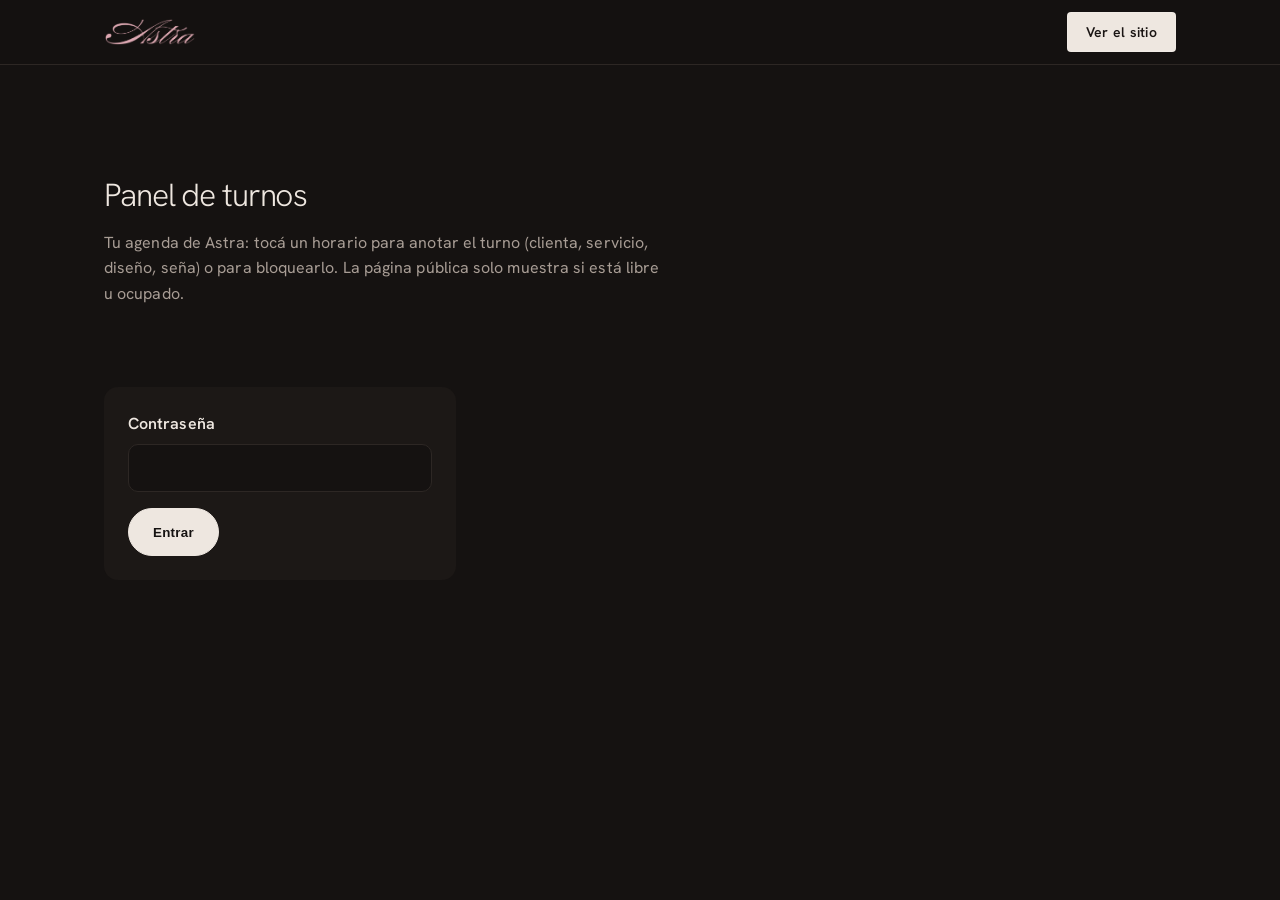
<file: admin.html>
<!doctype html>
<html lang="es-AR">
<head>
  <meta charset="utf-8">
  <meta name="viewport" content="width=device-width, initial-scale=1">
  <title>Panel de turnos | Astra</title>
  <meta name="robots" content="noindex, nofollow">
  <meta name="theme-color" content="#151211">
  <link rel="icon" href="img/favicon.svg" type="image/svg+xml">
  <script src="js/admin-theme.js?v=1"></script>
  <link rel="preconnect" href="https://fonts.googleapis.com">
  <link rel="preconnect" href="https://fonts.gstatic.com" crossorigin>
  <link rel="stylesheet" href="https://fonts.googleapis.com/css2?family=Hanken+Grotesk:wght@300;400;500;600;700;800&display=swap">
  <link rel="stylesheet" href="css/styles.css?v=128">
  <script src="js/agenda.js?v=8" defer></script>
</head>
<body class="admin">
  <header class="site-header">
    <div class="container site-header__inner">
      <a class="brand" href="/" aria-label="Astra, volver al sitio"><span class="logo-mark" aria-hidden="true"></span></a>
      <a class="button button--small button--ghost" href="/">Ver el sitio</a>
    </div>
  </header>

  <main class="section">
    <div class="container admin__inner">
      <div class="section__head">
        <h1 class="admin__title">Panel de turnos</h1>
        <p>Tu agenda de Astra: tocá un horario para anotar el turno (clienta, servicio, diseño, seña) o para bloquearlo. La página pública solo muestra si está libre u ocupado.</p>
      </div>

      <!-- Inicio de sesión -->
      <form class="admin__login" data-login>
        <label for="admin-password">Contraseña</label>
        <input id="admin-password" name="password" type="password" autocomplete="current-password" required>
        <p class="admin__error" data-login-error role="alert" hidden></p>
        <button class="button" type="submit">Entrar</button>
      </form>

      <!-- Pestañas del panel (se muestran después de entrar) -->
      <nav class="admin-tabs" data-admin-tabs aria-label="Secciones del panel" hidden>
        <button type="button" class="admin-tabs__btn" data-tab="agenda" aria-pressed="true">Agenda</button>
        <button type="button" class="admin-tabs__btn" data-tab="proximos" aria-pressed="false">Próximos</button>
        <button type="button" class="admin-tabs__btn" data-tab="clientas" aria-pressed="false">Clientas</button>
        <button type="button" class="admin-tabs__btn" data-tab="resumen" aria-pressed="false">Resumen</button>
        <button type="button" class="admin-tabs__btn" data-tab="precios" aria-pressed="false">Precios</button>
      </nav>

      <!-- Próximos turnos: hoy y los que vienen, con recordatorio por WhatsApp -->
      <section class="admin-panel" data-panel="proximos" hidden>
        <div class="admin-listbar">
          <div class="segmented" role="group" aria-label="Qué turnos ver">
            <button type="button" class="segmented__btn" data-list-mode="next" aria-pressed="true">Desde hoy</button>
            <button type="button" class="segmented__btn" data-list-mode="month" aria-pressed="false">Mes completo</button>
          </div>
          <div class="admin-month" data-list-month hidden>
            <button type="button" class="agenda__nav" data-list-prev aria-label="Mes anterior"><svg viewBox="0 0 24 24" aria-hidden="true"><path d="M15 6l-6 6 6 6"/></svg></button>
            <span data-list-month-label></span>
            <button type="button" class="agenda__nav" data-list-next aria-label="Mes siguiente"><svg viewBox="0 0 24 24" aria-hidden="true"><path d="M9 6l6 6-6 6"/></svg></button>
          </div>
        </div>
        <div class="admin-list" data-upcoming></div>
      </section>

      <!-- Clientas: buscador e historial -->
      <section class="admin-panel" data-panel="clientas" hidden>
        <label class="admin-search"><span class="sr-only">Buscar clienta</span>
          <input type="search" placeholder="Buscar por nombre, teléfono o Instagram" data-client-search autocomplete="off">
        </label>
        <div class="admin-list" data-clients></div>
      </section>

      <!-- Resumen del mes -->
      <section class="admin-panel" data-panel="resumen" hidden>
        <div data-summary></div>
        <button type="button" class="button button--ghost admin__export" data-export>Descargar copia de seguridad (planilla)</button>
      </section>

      <!-- Precios que se ven en la página (tarjetas de Servicios → Ver precios) -->
      <section class="admin-panel" data-panel="precios" hidden>
        <p class="admin-prices__intro">Cambiá los montos y tocá <strong>Guardar precios</strong>: la página se actualiza al instante. Para que un diseño figure como <em>Gratis</em>, poné 0.</p>
        <form class="admin-prices" data-prices-form novalidate></form>
      </section>

      <!-- Agenda editable (se muestra después de entrar) -->
      <div class="agenda" data-agenda data-agenda-mode="admin" hidden>
        <!-- Widget de agenda (vidrio esmerilado): lo completa js/agenda.js -->
        <div class="agenda__layout">
          <div class="agenda__top">
            <div class="segmented" role="group" aria-label="Ver la agenda por">
              <button type="button" class="segmented__btn" data-agenda-view="week" aria-pressed="false">Semana</button>
              <button type="button" class="segmented__btn" data-agenda-view="month" aria-pressed="true">Mes</button>
            </div>
          </div>
          <div class="almanac__head">
            <p class="almanac__month" data-agenda-week aria-live="polite">Cargando…</p>
            <div class="almanac__arrows">
              <button class="agenda__nav" type="button" data-agenda-prev aria-label="Anterior" disabled>
                <svg viewBox="0 0 24 24" aria-hidden="true"><path d="M15 6l-6 6 6 6"/></svg>
              </button>
              <button class="agenda__nav" type="button" data-agenda-next aria-label="Siguiente" disabled>
                <svg viewBox="0 0 24 24" aria-hidden="true"><path d="M9 6l6 6-6 6"/></svg>
              </button>
            </div>
          </div>
          <div class="almanac__weekdays" aria-hidden="true"><span>L</span><span>M</span><span>M</span><span>J</span><span>V</span><span>S</span><span>D</span></div>
          <div class="almanac__grid" data-agenda-grid></div>
          <!-- Horarios del día elegido -->
          <div class="agenda__detail" data-agenda-detail aria-live="polite"></div>
        </div>

        <div class="agenda__message" data-agenda-message hidden>
          <p data-agenda-message-text></p>
        </div>
        <ul class="agenda__legend" role="list" aria-label="Referencias">
          <li><span class="slot slot--free slot--sample" aria-hidden="true">9:00</span> Libre (tocá para anotar un turno)</li>
          <li><span class="slot slot--busy slot--sample" aria-hidden="true">9:00</span> Ocupado (tocá para ver o editar la ficha)</li>
          <li><span class="slot slot--off slot--sample" aria-hidden="true">9:00</span> No trabajo (tocá para volver a habilitarlo)</li>
        </ul>

        <!-- Días libres: vacaciones, cursos o días que no trabaja (en la página figuran sin atención) -->
        <section class="admin-off" aria-labelledby="off-title">
          <h2 id="off-title" class="admin-day">Días que no trabajo</h2>
          <p class="admin-off__help">Para vacaciones, cursos o días libres: elegí desde qué día y hasta cuál. En la página van a figurar sin atención.</p>
          <form class="admin-off__form" data-off-form>
            <label>Desde <input type="date" name="from" required></label>
            <label>Hasta <input type="date" name="to" required></label>
            <button type="submit" class="button">Marcar como no trabajo</button>
          </form>
          <p class="admin__error" data-off-error role="alert" hidden></p>
          <ul class="admin-off__list" data-off-list role="list"></ul>
        </section>
      </div>

      <div class="admin__foot" data-admin-foot hidden>
        <p class="admin__status" data-agenda-status role="status" aria-live="polite"></p>
        <button class="button button--ghost admin__logout" type="button" data-logout>Cerrar sesión</button>
      </div>
    </div>
  </main>
  <!-- Ficha del turno -->
  <dialog class="booking" data-booking aria-labelledby="booking-title">
    <form class="booking__form" data-booking-form method="dialog">
      <header class="booking__head">
        <div>
          <h2 id="booking-title" class="booking__title" data-booking-title>Turno</h2>
          <p class="booking__when" data-booking-when></p>
        </div>
        <button type="button" class="booking__close" data-booking-close aria-label="Cerrar">✕</button>
      </header>

      <div class="booking__grid">
        <!-- al escribir, se buscan las clientas ya cargadas para elegirlas (y no duplicarlas) -->
        <div class="booking__field booking__field--wide booking__combo">
          <label for="booking-name">Clienta</label>
          <input id="booking-name" name="name" maxlength="80" autocomplete="off" placeholder="Escribí el nombre, teléfono o Instagram"
                 role="combobox" aria-autocomplete="list" aria-expanded="false" aria-controls="booking-suggest">
          <ul class="booking__suggest" id="booking-suggest" role="listbox" data-client-suggest hidden></ul>
        </div>
        <label class="booking__field">WhatsApp
          <input name="phone" type="tel" maxlength="30" inputmode="tel" placeholder="221 555 1234">
        </label>
        <label class="booking__field">Instagram
          <input name="instagram" maxlength="40" placeholder="@usuaria" autocapitalize="off">
        </label>
        <label class="booking__field">Servicio
          <select name="service">
            <option value="">Elegir…</option>
            <option>Semipermanente</option>
            <option>Capping</option>
            <option>Soft gel</option>
            <option>Press on</option>
            <option>Service / mantenimiento</option>
            <option>Retiro</option>
            <option>Otro</option>
          </select>
        </label>
        <label class="booking__field">Precio ($)
          <input name="price" type="number" min="0" step="500" inputmode="numeric" placeholder="0">
        </label>
        <label class="booking__field booking__field--wide">Diseño y especificaciones
          <textarea name="design" rows="3" maxlength="1000" placeholder="Largo, forma, colores, foto de referencia, apliques…"></textarea>
        </label>
        <label class="booking__field booking__field--wide">Notas privadas
          <textarea name="notes" rows="2" maxlength="1000" placeholder="Alergias, uñas sensibles, preferencias…"></textarea>
        </label>
        <label class="booking__check"><input type="checkbox" name="deposit"> Seña pagada ($10.000)</label>
        <fieldset class="booking__status">
          <legend>Estado</legend>
          <label><input type="radio" name="status" value="pendiente" checked> Pendiente</label>
          <label><input type="radio" name="status" value="confirmado"> Confirmado</label>
          <label><input type="radio" name="status" value="asistio"> Vino</label>
          <label><input type="radio" name="status" value="no-vino"> No vino</label>
        </fieldset>
      </div>

      <p class="booking__history" data-booking-history hidden></p>
      <p class="admin__error" data-booking-error role="alert" hidden></p>

      <footer class="booking__actions">
        <button type="submit" class="button" data-booking-save>Guardar turno</button>
        <a class="button button--ghost" data-booking-whatsapp target="_blank" rel="noopener" hidden>Recordatorio por WhatsApp</a>
        <button type="button" class="button button--ghost" data-booking-block>No trabajo en este horario</button>
        <button type="button" class="button button--ghost booking__danger" data-booking-free hidden>Liberar horario</button>
      </footer>
    </form>
  </dialog>


  <script src="js/admin.js?v=10"></script>
</body>
</html>
</file>
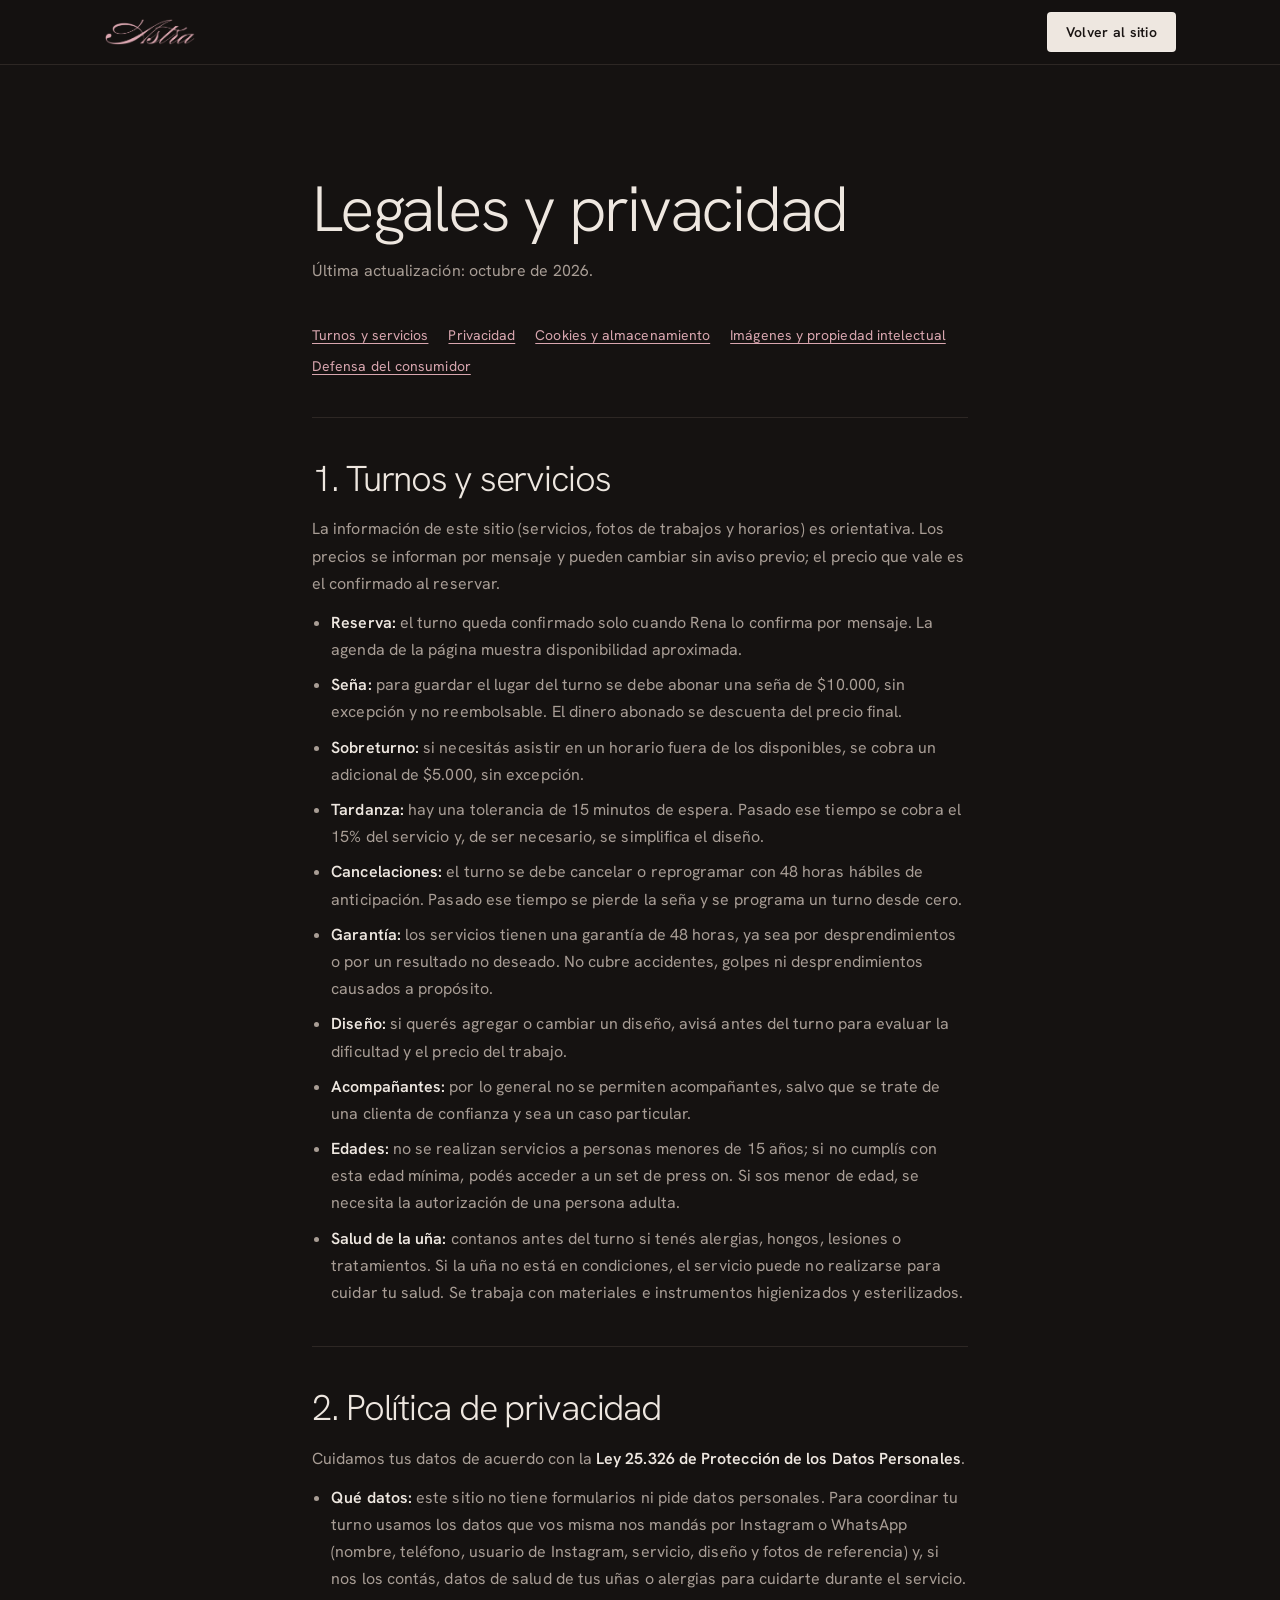
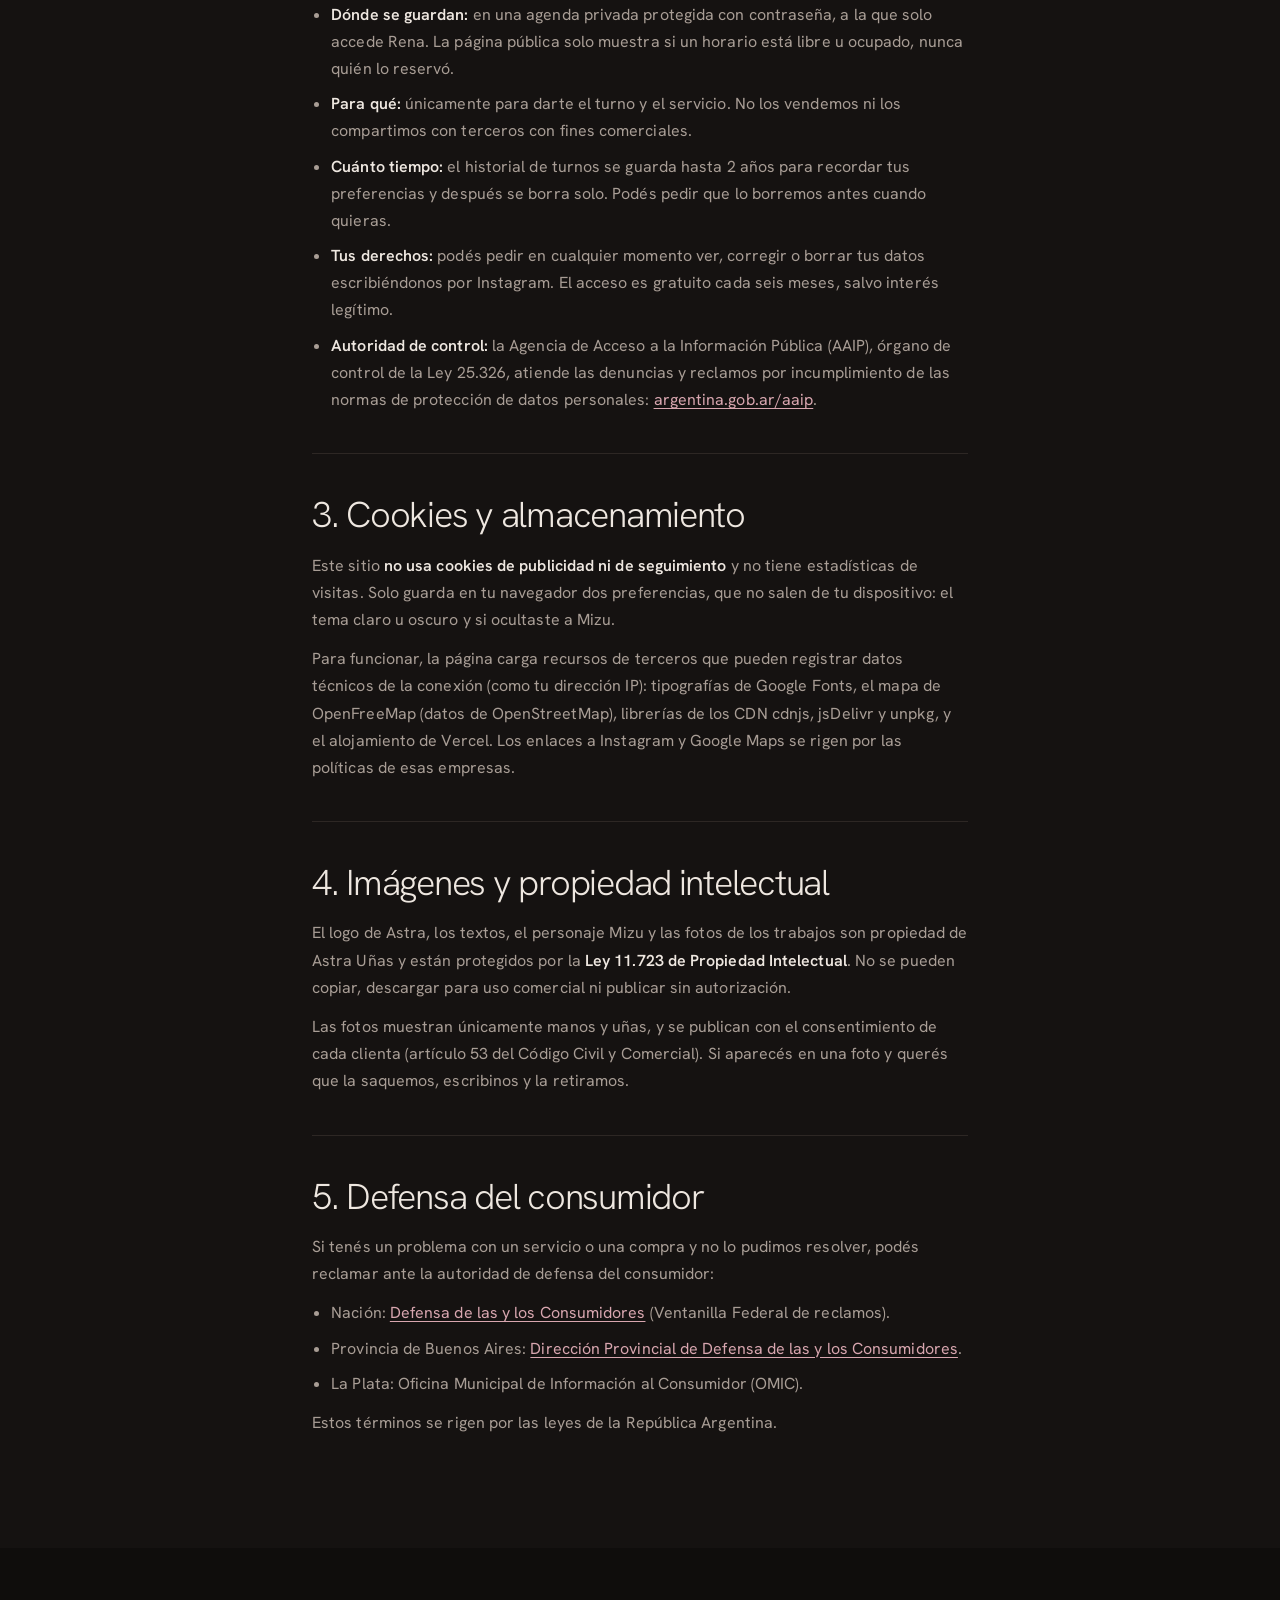
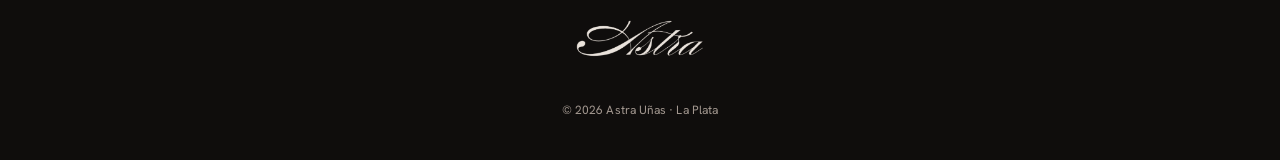
<file: legal.html>
<!doctype html>
<html lang="es-AR">
<head>
  <meta charset="utf-8">
  <meta name="viewport" content="width=device-width, initial-scale=1">
  <title>Legales y privacidad | Astra Uñas</title>
  <meta name="description" content="Términos de los turnos, política de privacidad, uso de imágenes, cookies y derechos del consumidor de Astra Uñas, La Plata.">
  <link rel="canonical" href="https://astra-unias.vercel.app/legal">
  <meta name="theme-color" content="#F8F4EF">
  <link rel="icon" href="img/favicon.svg" type="image/svg+xml">
  <script src="js/theme-init.js?v=2"></script>
  <link rel="preconnect" href="https://fonts.googleapis.com">
  <link rel="preconnect" href="https://fonts.gstatic.com" crossorigin>
  <link rel="stylesheet" href="https://fonts.googleapis.com/css2?family=Hanken+Grotesk:wght@300;400;500;600;700;800&display=swap">
  <link rel="stylesheet" href="css/styles.css?v=128">
</head>
<body class="legal-page">
  <header class="site-header">
    <div class="container site-header__inner">
      <a class="brand" href="/" aria-label="Astra, volver al sitio"><span class="logo-mark" aria-hidden="true"></span></a>
      <a class="button button--small button--ghost" href="/">Volver al sitio</a>
    </div>
  </header>

  <!-- Términos de turnos tomados de las condiciones publicadas en Instagram (octubre de 2026).
       Este texto es un modelo general: conviene que lo revise un/a abogado/a o contador/a. -->
  <main class="section legal">
    <div class="container legal__inner">
      <div class="section__head">
        <h1>Legales y privacidad</h1>
        <p>Última actualización: octubre de 2026.</p>
      </div>

      <nav class="legal__index" aria-label="Contenido">
        <a href="#turnos">Turnos y servicios</a>
        <a href="#privacidad">Privacidad</a>
        <a href="#cookies">Cookies y almacenamiento</a>
        <a href="#imagenes">Imágenes y propiedad intelectual</a>
        <a href="#consumidor">Defensa del consumidor</a>
      </nav>

      <section id="turnos">
        <h2>1. Turnos y servicios</h2>
        <p>La información de este sitio (servicios, fotos de trabajos y horarios) es orientativa. Los precios se informan por mensaje y pueden cambiar sin aviso previo; el precio que vale es el confirmado al reservar.</p>
        <ul>
          <li><strong>Reserva:</strong> el turno queda confirmado solo cuando Rena lo confirma por mensaje. La agenda de la página muestra disponibilidad aproximada.</li>
          <li><strong>Seña:</strong> para guardar el lugar del turno se debe abonar una seña de $10.000, sin excepción y no reembolsable. El dinero abonado se descuenta del precio final.</li>
          <li><strong>Sobreturno:</strong> si necesitás asistir en un horario fuera de los disponibles, se cobra un adicional de $5.000, sin excepción.</li>
          <li><strong>Tardanza:</strong> hay una tolerancia de 15 minutos de espera. Pasado ese tiempo se cobra el 15% del servicio y, de ser necesario, se simplifica el diseño.</li>
          <li><strong>Cancelaciones:</strong> el turno se debe cancelar o reprogramar con 48 horas hábiles de anticipación. Pasado ese tiempo se pierde la seña y se programa un turno desde cero.</li>
          <li><strong>Garantía:</strong> los servicios tienen una garantía de 48 horas, ya sea por desprendimientos o por un resultado no deseado. No cubre accidentes, golpes ni desprendimientos causados a propósito.</li>
          <li><strong>Diseño:</strong> si querés agregar o cambiar un diseño, avisá antes del turno para evaluar la dificultad y el precio del trabajo.</li>
          <li><strong>Acompañantes:</strong> por lo general no se permiten acompañantes, salvo que se trate de una clienta de confianza y sea un caso particular.</li>
          <li><strong>Edades:</strong> no se realizan servicios a personas menores de 15 años; si no cumplís con esta edad mínima, podés acceder a un set de press on. Si sos menor de edad, se necesita la autorización de una persona adulta.</li>
          <li><strong>Salud de la uña:</strong> contanos antes del turno si tenés alergias, hongos, lesiones o tratamientos. Si la uña no está en condiciones, el servicio puede no realizarse para cuidar tu salud. Se trabaja con materiales e instrumentos higienizados y esterilizados.</li>
        </ul>
      </section>

      <section id="privacidad">
        <h2>2. Política de privacidad</h2>
        <p>Cuidamos tus datos de acuerdo con la <strong>Ley 25.326 de Protección de los Datos Personales</strong>.</p>
        <ul>
          <li><strong>Qué datos:</strong> este sitio no tiene formularios ni pide datos personales. Para coordinar tu turno usamos los datos que vos misma nos mandás por Instagram o WhatsApp (nombre, teléfono, usuario de Instagram, servicio, diseño y fotos de referencia) y, si nos los contás, datos de salud de tus uñas o alergias para cuidarte durante el servicio.</li>
          <li><strong>Dónde se guardan:</strong> en una agenda privada protegida con contraseña, a la que solo accede Rena. La página pública solo muestra si un horario está libre u ocupado, nunca quién lo reservó.</li>
          <li><strong>Para qué:</strong> únicamente para darte el turno y el servicio. No los vendemos ni los compartimos con terceros con fines comerciales.</li>
          <li><strong>Cuánto tiempo:</strong> el historial de turnos se guarda hasta 2 años para recordar tus preferencias y después se borra solo. Podés pedir que lo borremos antes cuando quieras.</li>
          <li><strong>Tus derechos:</strong> podés pedir en cualquier momento ver, corregir o borrar tus datos escribiéndonos por Instagram. El acceso es gratuito cada seis meses, salvo interés legítimo.</li>
          <li><strong>Autoridad de control:</strong> la Agencia de Acceso a la Información Pública (AAIP), órgano de control de la Ley 25.326, atiende las denuncias y reclamos por incumplimiento de las normas de protección de datos personales: <a href="https://www.argentina.gob.ar/aaip" target="_blank" rel="noopener">argentina.gob.ar/aaip</a>.</li>
        </ul>
      </section>

      <section id="cookies">
        <h2>3. Cookies y almacenamiento</h2>
        <p>Este sitio <strong>no usa cookies de publicidad ni de seguimiento</strong> y no tiene estadísticas de visitas. Solo guarda en tu navegador dos preferencias, que no salen de tu dispositivo: el tema claro u oscuro y si ocultaste a Mizu.</p>
        <p>Para funcionar, la página carga recursos de terceros que pueden registrar datos técnicos de la conexión (como tu dirección IP): tipografías de Google Fonts, el mapa de OpenFreeMap (datos de OpenStreetMap), librerías de los CDN cdnjs, jsDelivr y unpkg, y el alojamiento de Vercel. Los enlaces a Instagram y Google Maps se rigen por las políticas de esas empresas.</p>
      </section>

      <section id="imagenes">
        <h2>4. Imágenes y propiedad intelectual</h2>
        <p>El logo de Astra, los textos, el personaje Mizu y las fotos de los trabajos son propiedad de Astra Uñas y están protegidos por la <strong>Ley 11.723 de Propiedad Intelectual</strong>. No se pueden copiar, descargar para uso comercial ni publicar sin autorización.</p>
        <p>Las fotos muestran únicamente manos y uñas, y se publican con el consentimiento de cada clienta (artículo 53 del Código Civil y Comercial). Si aparecés en una foto y querés que la saquemos, escribinos y la retiramos.</p>
      </section>

      <section id="consumidor">
        <h2>5. Defensa del consumidor</h2>
        <p>Si tenés un problema con un servicio o una compra y no lo pudimos resolver, podés reclamar ante la autoridad de defensa del consumidor:</p>
        <ul>
          <li>Nación: <a href="https://www.argentina.gob.ar/produccion/defensadelconsumidor" target="_blank" rel="noopener">Defensa de las y los Consumidores</a> (Ventanilla Federal de reclamos).</li>
          <li>Provincia de Buenos Aires: <a href="https://www.gba.gob.ar/produccion/defensa_del_consumidor" target="_blank" rel="noopener">Dirección Provincial de Defensa de las y los Consumidores</a>.</li>
          <li>La Plata: Oficina Municipal de Información al Consumidor (OMIC).</li>
        </ul>
        <p>Estos términos se rigen por las leyes de la República Argentina.</p>
      </section>
    </div>
  </main>

  <footer class="site-footer">
    <div class="container site-footer__inner">
      <a class="brand brand--footer" href="/" aria-label="Astra, volver al sitio"><span class="logo-mark" aria-hidden="true"></span></a>
      <p class="site-footer__legal">© 2026 Astra Uñas · La Plata</p>
    </div>
  </footer>
</body>
</html>
</file>
<file: css/styles.css>
/* ==========================================================================
   Astra Uñas — estilos (mobile-first)
   ========================================================================== */

/* Young Serif con medidas corregidas: la tipografía original reserva mucho más
   espacio arriba (104,6 %) que abajo (36,6 %), y cada navegador lo interpreta distinto,
   así que el texto quedaba corrido dentro de los globos. Con estos valores la altura
   de las mayúsculas queda centrada en la línea en cualquier navegador moderno.
   Mismos archivos que sirve Google Fonts. */
@font-face {
  font-family: "Young Serif Astra";
  src: url(https://fonts.gstatic.com/s/youngserif/v2/3qTpojO2nS2VtkB3KtkQZ1t93kY.woff2) format("woff2");
  font-weight: 400;
  font-style: normal;
  font-display: swap;
  ascent-override: 108.1%;
  descent-override: 33.1%;
  line-gap-override: 0%;
  unicode-range: U+0000-00FF, U+0131, U+0152-0153, U+02BB-02BC, U+02C6, U+02DA, U+02DC, U+0304, U+0308, U+0329, U+2000-206F, U+20AC, U+2122, U+2191, U+2193, U+2212, U+2215, U+FEFF, U+FFFD;
}
@font-face {
  font-family: "Young Serif Astra";
  src: url(https://fonts.gstatic.com/s/youngserif/v2/3qTpojO2nS2VtkB3KtkQZ1tz3kYoaQ.woff2) format("woff2");
  font-weight: 400;
  font-style: normal;
  font-display: swap;
  ascent-override: 108.1%;
  descent-override: 33.1%;
  line-gap-override: 0%;
  unicode-range: U+0100-02BA, U+02BD-02C5, U+02C7-02CC, U+02CE-02D7, U+02DD-02FF, U+0304, U+0308, U+0329, U+1D00-1DBF, U+1E00-1E9F, U+1EF2-1EFF, U+2020, U+20A0-20AB, U+20AD-20C0, U+2113, U+2C60-2C7F, U+A720-A7FF;
}

:root {
  /* Paleta */
  --color-bg: #FFF7F9;        /* blanco rosado */
  --color-blush: #FCE8EE;     /* rosa pastel, fondos de sección */
  --color-petal: #F4C6D4;     /* rosa del logo */
  --color-rose: #B03F66;      /* acento: botones y links */
  --color-rose-dark: #8E2E50;
  --color-ink: #3B2330;       /* texto principal, ciruela */
  --color-ink-soft: #6B4E5C;  /* texto secundario */
  --color-line: #EBCFD8;
  --color-on-rose: #FFFFFF;   /* texto sobre botones */
  --color-logo: #E2558D;      /* rosa del logo de Astra */
  --color-logo-on-photo: #FF8DB8; /* logo sobre la foto del inicio (igual en ambos temas) */
  --color-petal-strong: #EFB5C6;
  /* Vidrio esmerilado y globos estilo widget */
  --glass-bg: rgb(255 255 255 / 0.4);
  --glass-border: rgb(255 255 255 / 0.65);
  --glass-highlight: rgb(255 255 255 / 0.6);
  --pill-bg: rgb(255 255 255 / 0.92);
  --pill-fg: #2A1A22;
  /* Globos de títulos: degradé rosa (igual en ambos temas) para que se despeguen del fondo */
  --pill-gradient: linear-gradient(135deg, #FFE6EF 0%, #FBC3D5 45%, #F29BBB 100%);
  /* Cinemática de apertura: crema cálido con rosa y amarillo pastel */
  --intro-center: #FFF8F0;
  --intro-edge: #F6D9E3;
  --intro-halo: rgb(255 226 170 / 0.6);
  --intro-logo-a: #D94C86;
  --intro-logo-b: #F28DB2;
  --intro-sparkle: #F2C266;
  --mist-1: rgb(247 168 196 / 0.9);
  --mist-2: rgb(255 227 163 / 0.9);
  --mist-3: rgb(250 205 222 / 0.9);
  --pill-ring: rgb(255 255 255 / 0.38);
  --color-card: rgb(255 255 255 / 0.82);  /* tarjeta de "Hola, soy Rena" */
  --color-card-border: rgb(255 255 255 / 0.9);
  --color-section: rgb(255 255 255 / 0.42);    /* secciones alternadas */
  /* Fondo de la página: degradé pastel "Dreamy Pastel Wash" (cielo, rosa y crema) */
  --page-wash: radial-gradient(ellipse 60% 45% at 88% 8%, rgb(244 167 192 / 0.28), transparent 70%),
    linear-gradient(150deg, #E2EDF8 0%, #C6DBEF 33%, #F5D6E3 67%, #FAF0E6 100%);
  --page-grain-opacity: 0.1;
  --color-model-a: #FCE3EB;    /* fondo de los modelos 3D */
  --color-model-b: #EEB4C7;
  --color-header: rgb(255 247 249 / 0.85);
  --color-header-glass: rgb(255 247 249 / 0.62);
  --color-footer-bg: #3B2330;
  --color-footer-fg: #F6E4EA;
  --color-footer-muted: #CDB3BE;
  --color-footer-accent: #F4C6D4; /* el footer es oscuro en ambos temas */
  --color-carousel-btn: rgb(28 18 23 / 0.72); /* flechas del carrusel, sobre fotos */
  /* Mapa maqueta: blanco con calles rosas en tema claro, rosa en tema oscuro */
  --color-map-ground: #FFFFFF;
  --color-map-label: #8E2E50;
  /* Hero sobre foto: iguales en ambos temas */
  --color-hero-fg: #FFF7F9;
  --color-hero-fg-soft: #F6E4EA;
  --color-hero-accent: #F4C6D4;
  --color-hero-ink: #3B2330;
  --color-hero-hover: rgb(255 247 249 / 0.14);
  --color-hero-scrim-top: rgb(28 18 23 / 0.35);
  --color-hero-scrim-bottom: rgb(28 18 23 / 0.62);

  /* Tipografía */
  --font-script: "Pinyon Script", cursive;
  --font-display: "Young Serif Astra", "Young Serif", Georgia, serif;
  --font-body: "Figtree", system-ui, -apple-system, "Segoe UI", sans-serif;

  --step--1: 0.875rem;
  --step-0: 1rem;
  --step-1: 1.125rem;
  --step-2: clamp(1.5rem, 1.2rem + 1.4vw, 2rem);
  --step-3: clamp(2rem, 1.4rem + 3vw, 3.25rem);

  /* Espaciado */
  --space-xs: 0.5rem;
  --space-s: 1rem;
  --space-m: 1.5rem;
  --space-l: 2.5rem;
  --space-xl: clamp(4rem, 3rem + 5vw, 7rem);

  --radius: 6px;
  --container: 72rem;
  --gutter: clamp(1rem, 0.5rem + 2.5vw, 2.5rem);
  --header-h: 4rem;
  --icon-stroke: 2.4; /* todos los íconos: trazo grueso y redondeado ("chunky") */
  color-scheme: light;
}

/* Tema oscuro: sigue al sistema salvo que la persona elija uno con el botón */
@media (prefers-color-scheme: dark) {
  :root:not([data-theme="light"]) {
    --color-bg: #1C1217;
    --color-blush: #26181F;
    --color-petal: #4E2A3A;
    --color-rose: #F08FB0;
    --color-rose-dark: #F6B3C9;
    --color-ink: #F6E4EA;
    --color-ink-soft: #CDB3BE;
    --color-line: #3D2A33;
    --color-on-rose: #2A1520;
    --color-logo: #F78FB8;
    --color-petal-strong: #633649;
    --color-map-ground: #FBE4EB;
    --glass-bg: rgb(255 255 255 / 0.07);
    --glass-border: rgb(255 255 255 / 0.13);
    --glass-highlight: rgb(255 255 255 / 0.1);
    --pill-bg: #FFFFFF;
    --pill-fg: #2A1A22;
    --pill-ring: rgb(255 255 255 / 0.1);
    --intro-center: #2B1A22;
    --intro-edge: #120C10;
    --intro-halo: rgb(247 143 184 / 0.35);
    --intro-logo-a: #F78FB8;
    --intro-logo-b: #FFD3A8;
    --intro-sparkle: #FFE3A3;
    --mist-1: rgb(240 98 146 / 0.45);
    --mist-2: rgb(255 214 150 / 0.35);
    --mist-3: rgb(176 63 102 / 0.5);
    --color-card: rgb(24 16 21 / 0.92);
    --color-card-border: rgb(255 255 255 / 0.06);
    --color-section: rgb(255 255 255 / 0.035);
    --page-wash: radial-gradient(ellipse 60% 45% at 88% 8%, rgb(240 143 176 / 0.12), transparent 70%),
      linear-gradient(150deg, #161722 0%, #18202F 33%, #28171F 67%, #1F1716 100%);
    --page-grain-opacity: 0.16;
    --color-model-a: #1C1217;
    --color-model-b: #26181F;
    --color-header: rgb(28 18 23 / 0.85);
    --color-header-glass: rgb(28 18 23 / 0.55);
    --color-footer-bg: #130C10;
    color-scheme: dark;
  }
}
:root[data-theme="dark"] {
  --color-bg: #1C1217;
  --color-blush: #26181F;
  --color-petal: #4E2A3A;
  --color-rose: #F08FB0;
  --color-rose-dark: #F6B3C9;
  --color-ink: #F6E4EA;
  --color-ink-soft: #CDB3BE;
  --color-line: #3D2A33;
  --color-on-rose: #2A1520;
  --color-logo: #F78FB8;
  --color-petal-strong: #633649;
  --color-map-ground: #FBE4EB;
  --glass-bg: rgb(255 255 255 / 0.07);
  --glass-border: rgb(255 255 255 / 0.13);
  --glass-highlight: rgb(255 255 255 / 0.1);
  --pill-bg: #FFFFFF;
  --pill-fg: #2A1A22;
  --pill-ring: rgb(255 255 255 / 0.1);
  --intro-center: #2B1A22;
  --intro-edge: #120C10;
  --intro-halo: rgb(247 143 184 / 0.35);
  --intro-logo-a: #F78FB8;
  --intro-logo-b: #FFD3A8;
  --intro-sparkle: #FFE3A3;
  --mist-1: rgb(240 98 146 / 0.45);
  --mist-2: rgb(255 214 150 / 0.35);
  --mist-3: rgb(176 63 102 / 0.5);
  --color-card: rgb(24 16 21 / 0.92);
  --color-card-border: rgb(255 255 255 / 0.06);
  --color-section: rgb(255 255 255 / 0.035);
  --page-wash: radial-gradient(ellipse 60% 45% at 88% 8%, rgb(240 143 176 / 0.12), transparent 70%),
    linear-gradient(150deg, #161722 0%, #18202F 33%, #28171F 67%, #1F1716 100%);
  --page-grain-opacity: 0.16;
  --color-model-a: #1C1217;
  --color-model-b: #26181F;
  --color-header: rgb(28 18 23 / 0.85);
  --color-header-glass: rgb(28 18 23 / 0.55);
  --color-footer-bg: #130C10;
  color-scheme: dark;
}

/* Base
   ------------------------------------------------------------------------ */
*, *::before, *::after { box-sizing: border-box; }

html {
  -webkit-text-size-adjust: 100%;
  scroll-behavior: smooth;
  scroll-padding-top: calc(var(--header-h) + 1rem);
}

body {
  margin: 0;
  background: var(--color-bg);
  color: var(--color-ink);
  font-family: var(--font-body);
  font-size: var(--step-0);
  line-height: 1.6;
  overflow-x: clip;
}

/* Degradé fijo detrás de toda la página, con un grano suave tipo película.
   Va en una capa fija (y no con background-attachment) para que funcione igual en iPhone. */
body::before {
  content: "";
  position: fixed;
  inset: 0;
  z-index: -1;
  background: var(--page-wash);
  pointer-events: none;
}
body::after {
  content: "";
  position: fixed;
  inset: 0;
  z-index: -1;
  background-image: url("data:image/svg+xml,%3Csvg xmlns='http://www.w3.org/2000/svg' width='140' height='140'%3E%3Cfilter id='n'%3E%3CfeTurbulence type='fractalNoise' baseFrequency='0.9' numOctaves='2' stitchTiles='stitch'/%3E%3C/filter%3E%3Crect width='100%25' height='100%25' filter='url(%23n)'/%3E%3C/svg%3E");
  background-size: 140px 140px;
  opacity: var(--page-grain-opacity);
  mix-blend-mode: overlay;
  pointer-events: none;
}

h1, h2, h3 {
  font-family: var(--font-display);
  font-weight: 400;
  line-height: 1.15;
  margin: 0;
  text-wrap: balance;
}

p { margin: 0; text-wrap: pretty; }

[hidden] { display: none !important; }

img { display: block; max-width: 100%; height: auto; }

a { color: var(--color-rose); text-underline-offset: 0.2em; }
a:hover { color: var(--color-rose-dark); }

:focus-visible {
  outline: 2px solid var(--color-rose);
  outline-offset: 3px;
  border-radius: 2px;
}

ul[role="list"], ol { list-style: none; margin: 0; padding: 0; }

.container {
  width: 100%;
  max-width: var(--container);
  margin-inline: auto;
  padding-inline: var(--gutter);
}

.skip-link {
  position: absolute;
  left: var(--space-s);
  top: -3rem;
  z-index: 100;
  padding: var(--space-xs) var(--space-s);
  background: var(--color-footer-bg);
  color: var(--color-footer-fg);
  border-radius: var(--radius);
}
.skip-link:focus { top: var(--space-s); color: var(--color-footer-fg); }

/* Botones
   ------------------------------------------------------------------------ */
.button {
  display: inline-flex;
  align-items: center;
  justify-content: center;
  min-height: 3rem;
  padding: 0.75rem 1.5rem;
  border: 1.5px solid var(--color-rose);
  border-radius: 999px;
  background: var(--color-rose);
  color: var(--color-on-rose);
  font-weight: 600;
  text-align: center;
  text-decoration: none;
  transition: background-color 0.2s ease, border-color 0.2s ease, color 0.2s ease;
}
.button:hover { background: var(--color-rose-dark); border-color: var(--color-rose-dark); color: var(--color-on-rose); }

.button--ghost { background: transparent; color: var(--color-rose); }
.button--ghost:hover { background: var(--color-blush); color: var(--color-rose-dark); }

.button--small { min-height: 2.5rem; padding: 0.5rem 1.125rem; font-size: var(--step--1); }

/* Header
   ------------------------------------------------------------------------ */
.site-header {
  position: sticky;
  top: 0;
  z-index: 50;
  background: var(--color-bg);
  border-bottom: 1px solid var(--color-line);
}
@supports (backdrop-filter: blur(8px)) {
  .site-header { background: var(--color-header); backdrop-filter: blur(8px); }
}

.site-header__inner {
  display: flex;
  align-items: center;
  justify-content: space-between;
  gap: var(--space-s);
  min-height: var(--header-h);
}

/* Logo de Astra: la imagen se usa como máscara y toma el color del texto,
   así se adapta al fondo (foto, barra, pie) y al tema claro u oscuro. */
.logo-mark {
  display: block;
  aspect-ratio: 817 / 237;
  background-color: currentColor;
  -webkit-mask: url(../img/logo-astra.png) center / contain no-repeat;
  mask: url(../img/logo-astra.png) center / contain no-repeat;
}

/* La pantalla de entrada solo existe con animación (ver "prefers-reduced-motion" más abajo) */
.intro { display: none; }
html.no-intro .intro { display: none !important; }

.brand {
  display: block;
  width: 5.75rem;
  color: var(--color-logo);
  text-decoration: none;
}
.brand:hover { color: var(--color-rose); }

.nav-links { display: none; }

.site-header__actions { display: flex; align-items: center; gap: var(--space-xs); }

/* Selector de tema en cápsula de vidrio (claro · oscuro): la pastilla rosa se desliza a la opción elegida */
.theme-switch {
  --opt: 2.25rem;
  position: relative;
  display: inline-flex;
  padding: 0.2rem;
  border: 1px solid var(--glass-border);
  border-radius: 999px;
  background: var(--pill-ring);
  -webkit-backdrop-filter: blur(14px) saturate(140%);
  backdrop-filter: blur(14px) saturate(140%);
  box-shadow: inset 0 1px 0 var(--glass-highlight), 0 6px 18px -12px rgb(59 35 48 / 0.6);
}
.theme-switch button {
  position: relative;
  z-index: 1;
  display: grid;
  place-items: center;
  width: var(--opt);
  height: var(--opt);
  padding: 0;
  border: 0;
  border-radius: 50%;
  background: none;
  color: var(--color-ink-soft);
  cursor: pointer;
  transition: color 0.25s ease;
}
.theme-switch button:hover { color: var(--color-ink); }
.theme-switch button[aria-checked="true"] { color: var(--pill-fg); }
.theme-switch svg { width: 1.1rem; height: 1.1rem; fill: none; stroke: currentColor; stroke-width: var(--icon-stroke); stroke-linecap: round; stroke-linejoin: round; }
.theme-switch__thumb {
  position: absolute;
  top: 0.2rem;
  left: 0.2rem;
  width: var(--opt);
  height: var(--opt);
  border: 1px solid var(--glass-border);
  border-radius: 50%;
  background: var(--pill-gradient);
  box-shadow: 0 4px 12px -5px rgb(176 63 102 / 0.65), inset 0 1px 0 rgb(255 255 255 / 0.7);
  transition: transform 0.35s cubic-bezier(0.3, 1.3, 0.5, 1);
}
.theme-switch[data-mode="dark"] .theme-switch__thumb { transform: translateX(100%); }

/* "Pedir turno" del encabezado: misma pastilla de vidrio con degradé rosa que los títulos */
.site-header .button--small {
  white-space: nowrap;
  border: 1px solid var(--glass-border);
  background: var(--pill-gradient);
  color: var(--pill-fg);
  box-shadow: 0 0 0 0.22rem var(--pill-ring), 0 8px 20px -12px rgb(176 63 102 / 0.7), inset 0 1px 0 rgb(255 255 255 / 0.7);
  transition: transform 0.2s ease, box-shadow 0.2s ease;
}
.site-header .button--small:hover {
  background: var(--pill-gradient);
  color: var(--pill-fg);
  transform: translateY(-1px);
  box-shadow: 0 0 0 0.22rem var(--pill-ring), 0 12px 24px -12px rgb(176 63 102 / 0.85), inset 0 1px 0 rgb(255 255 255 / 0.8);
}
@media (max-width: 26em) {
  .theme-switch { --opt: 2rem; }
  .site-header .button--small { padding-inline: 0.85rem; }
  .site-header__actions { gap: 0.4rem; }
  .theme-switch svg { width: 1rem; height: 1rem; }
}

/* Encabezado flotante de vidrio (página principal): una barra transparente con borde fino,
   separada de los bordes, que deja ver la foto del inicio. Al bajar, el vidrio toma un poco de color. */
.site-header--floating {
  position: fixed;
  inset: 0 0 auto;
  padding: 0.75rem var(--gutter) 0;
  background: none;
  border: 0;
  pointer-events: none;
}
@supports (backdrop-filter: blur(8px)) {
  .site-header--floating { background: none; backdrop-filter: none; }
}
.site-header--floating .site-header__inner {
  pointer-events: auto;
  max-width: var(--container);
  min-height: 3.5rem;
  margin-inline: auto;
  padding-inline: 1rem 0.5rem;
  border: 1px solid var(--glass-border);
  border-radius: 4px; /* puntas casi rectas, como la referencia */
  background: var(--color-header-glass);
  -webkit-backdrop-filter: blur(16px) saturate(140%);
  backdrop-filter: blur(16px) saturate(140%);
  box-shadow: inset 0 1px 0 var(--glass-highlight), 0 10px 30px -18px rgb(59 35 48 / 0.55);
  transition: background-color 0.35s ease, border-color 0.35s ease, box-shadow 0.35s ease;
}
/* Sobre la foto: vidrio casi transparente, borde blanco fino y textos claros */
.site-header--floating.is-over-hero .site-header__inner {
  border-color: rgb(255 255 255 / 0.45);
  background: rgb(255 255 255 / 0.07);
  box-shadow: inset 0 1px 0 rgb(255 255 255 / 0.18);
}
.site-header--floating.is-over-hero .brand { color: #fff; }
.site-header--floating.is-over-hero .brand:hover { color: var(--color-logo-on-photo); }
.site-header--floating.is-over-hero .nav-links a { color: #fff; }
.site-header--floating.is-over-hero .nav-links a:hover { color: var(--color-logo-on-photo); }
.site-header--floating.is-over-hero .theme-switch { border-color: rgb(255 255 255 / 0.4); background: rgb(255 255 255 / 0.1); }
.site-header--floating.is-over-hero .theme-switch button:not([aria-checked="true"]) { color: rgb(255 255 255 / 0.85); }
/* la foto del inicio arranca detrás del encabezado */
.site-header--floating ~ main .hero { padding-top: calc(var(--header-h) + 1rem); }
@media (max-width: 26em) {
  .site-header--floating { padding-inline: 0.6rem; }
  .site-header--floating .site-header__inner { padding-inline: 0.75rem 0.4rem; }
  .site-header--floating .brand { width: 4.75rem; }
}

/* Hero
   ------------------------------------------------------------------------ */
/* Foto a todo el ancho con el texto centrado encima */
.hero {
  position: relative;
  isolation: isolate;
  display: grid;
  align-items: center;
  min-height: clamp(32rem, 88svh, 52rem);
  overflow: hidden;
  color: var(--color-hero-fg);
}

/* Escenario en perspectiva: la foto es un plano inclinado, visto de costado, con una grilla encima */
.hero { background: #0d0a0c; }
.hero__stage {
  position: absolute;
  inset: 0;
  z-index: -2;
  overflow: hidden;
  perspective: 1100px;
  perspective-origin: 50% 35%;
  /* los bordes se funden con el fondo oscuro */
  -webkit-mask-image: radial-gradient(ellipse 90% 90% at 50% 50%, #000 75%, transparent 100%);
  mask-image: radial-gradient(ellipse 90% 90% at 50% 50%, #000 75%, transparent 100%);
}
.hero__plane {
  position: absolute;
  inset: -8% -6%;
  transform: rotateX(24deg) rotateY(-7deg) rotateZ(-5deg) scale(0.97);
  transform-style: preserve-3d;
  /* los bordes de la foto se desvanecen en el fondo oscuro */
  -webkit-mask-image: linear-gradient(90deg, transparent, #000 13%, #000 87%, transparent), linear-gradient(180deg, transparent, #000 13%, #000 87%, transparent);
  -webkit-mask-composite: source-in;
  mask-image: linear-gradient(90deg, transparent, #000 13%, #000 87%, transparent), linear-gradient(180deg, transparent, #000 13%, #000 87%, transparent);
  mask-composite: intersect;
}
.hero__media,
.hero__media img {
  position: absolute;
  inset: 0;
  width: 100%;
  height: 100%;
}
.hero__media img { object-fit: cover; object-position: 50% 40%; filter: saturate(1.05) brightness(0.92); }

/* Grilla de líneas finas y cuadraditos que se encienden y apagan */
.hero__grid {
  --cell: clamp(3rem, 6vw, 4.5rem);
  position: absolute;
  inset: 0;
  background-image:
    linear-gradient(rgb(255 255 255 / 0.22) 1px, transparent 1px),
    linear-gradient(90deg, rgb(255 255 255 / 0.22) 1px, transparent 1px);
  background-size: var(--cell) var(--cell);
}
.hero__grid span {
  position: absolute;
  left: calc(var(--c) * var(--cell));
  top: calc(var(--r) * var(--cell));
  width: var(--cell);
  height: var(--cell);
  background: linear-gradient(135deg, rgb(255 255 255 / 0.42), rgb(255 205 222 / 0.18));
  box-shadow: inset 0 0 0 1px rgb(255 255 255 / 0.5);
  opacity: 0.25;
}


/* Portada a pantalla completa que queda fija; el resto de la página sube encima como una cortina */
.hero { height: 100vh; height: 100svh; min-height: 32rem; }
@supports (position: sticky) {
  .hero { position: sticky; top: 0; z-index: 0; }
}
/* al taparse, la foto se aleja apenas, el texto sube y todo se oscurece un poco */
.hero__stage { scale: calc(1 - var(--cover, 0) * 0.06); }
.hero__content { translate: 0 calc(var(--cover, 0) * -3rem); }
.hero::after {
  content: "";
  position: absolute;
  inset: 0;
  z-index: 1;
  background: #0d0a0c;
  opacity: calc(var(--cover, 0) * 0.6);
  pointer-events: none;
}
.page-sheet {
  position: relative;
  z-index: 1;
  margin-top: -1.75rem; /* asoma un poquito sobre la portada */
  border-radius: 1.75rem 1.75rem 0 0;
  background: var(--page-wash), var(--color-bg);
  background-attachment: fixed;
  box-shadow: 0 -18px 40px -12px rgb(0 0 0 / 0.45);
  overflow: clip;
}
/* en iPhone el fondo fijo no funciona: va normal (la diferencia casi no se nota) */
@supports (-webkit-touch-callout: none) {
  .page-sheet { background-attachment: scroll; }
}

/* Velo oscuro para que el texto se lea sobre la foto */
.hero::before {
  content: "";
  position: absolute;
  inset: 0;
  z-index: -1;
  background: linear-gradient(180deg, var(--color-hero-scrim-top) 0%, var(--color-hero-scrim-bottom) 100%);
}

.hero__content {
  display: grid;
  justify-items: center;
  gap: var(--space-m);
  max-width: 48rem;
  padding-block: var(--space-xl);
  text-align: center;
  text-shadow: 0 1px 14px rgb(0 0 0 / 0.25);
}

/* El logo es el protagonista; la frase de debajo dice qué y dónde */
.hero__title { display: grid; justify-items: center; gap: var(--space-xs); }

.hero__wordmark {
  width: clamp(16rem, 9rem + 34vw, 36rem);
  color: var(--color-logo-on-photo);
  filter: drop-shadow(0 2px 18px rgb(0 0 0 / 0.35));
}

.hero__word { display: inline-block; overflow: hidden; vertical-align: bottom; padding-bottom: 0.14em; margin-bottom: -0.14em; } /* máscara de cada palabra */
.hero__claim {
  font-size: clamp(1.375rem, 1rem + 1.6vw, 2.125rem);
  color: var(--color-hero-fg);
}

.hero__lead { font-size: var(--step-1); color: var(--color-hero-fg-soft); max-width: 36rem; }

.hero__actions {
  display: flex;
  flex-direction: column;
  gap: var(--space-xs);
  width: min(100%, 22rem);
  margin-top: var(--space-xs);
  text-shadow: none;
}

.button--light {
  background: var(--color-hero-fg);
  border-color: var(--color-hero-fg);
  color: var(--color-hero-ink);
}
.button--light:hover { background: var(--color-hero-accent); border-color: var(--color-hero-accent); color: var(--color-hero-ink); }

.button--outline-light { background: transparent; border-color: var(--color-hero-fg); color: var(--color-hero-fg); }
.button--outline-light:hover { background: var(--color-hero-hover); color: var(--color-hero-fg); }

/* La foto en perspectiva flota lento y sin fin; el texto aparece una vez.
   El plano es más grande que la pantalla para que no se vean sus bordes al moverse. */
@media (prefers-reduced-motion: no-preference) {
  /* el plano flota despacio y los cuadraditos de la grilla se encienden por turnos */
  .hero__plane { will-change: transform; animation: hero-float 14s ease-in-out infinite alternate; }
  .hero__grid span { animation: grid-glow 6.4s var(--d) ease-in-out infinite; }
  /* Entrada de la portada ("revelado de foto" + frase palabra por palabra). --t0 = cuándo arranca:
     enseguida si no hay cinemática, o justo cuando la cinemática se va. */
  .hero { --t0: 0.2s; }
  html:not(.no-intro) .hero { --t0: 2s; }
  html.intro-skip .hero { --t0: 0s; }
  /* la foto arranca desenfocada y más cerca, y hace foco como una cámara */
  .hero__stage { animation: hero-focus 2.1s calc(var(--t0) - 0.3s) cubic-bezier(0.33, 0, 0.2, 1) backwards; }
  .hero__wordmark { animation: hero-logo-in 0.9s var(--t0) cubic-bezier(0.33, 0, 0.2, 1) backwards; /* empalma con el logo de la cinemática */ }
  /* cada palabra sube desde abajo, una detrás de otra */
  /* cada palabra sube desde atrás de una línea invisible (máscara), nítida, una detrás de otra */
  /* curva de salida cúbica: frena suave pero llega y se detiene de una (sin arrastre final de milímetros) */
  .hero__word > span { display: inline-block; animation: hero-rise 0.75s calc(var(--t0) + 0.6s + var(--i) * 0.13s) cubic-bezier(0.33, 1, 0.68, 1) backwards; }
  /* una sola pasada de brillo de gel por el botón Pedir turno, al final de la entrada */
  .hero__actions .button--light { position: relative; overflow: hidden; }
  .hero__actions .button--light::after {
    content: ""; position: absolute; inset: 0; pointer-events: none;
    background: linear-gradient(110deg, transparent 35%, rgb(255 250 205 / 0.9) 50%, transparent 65%);
    transform: translateX(-120%);
    animation: gel-sweep 1.2s calc(var(--t0) + 2.5s) cubic-bezier(0.22, 1, 0.36, 1) forwards;
  }
  .hero__lead { animation: hero-fade 1.1s calc(var(--t0) + 1.4s) cubic-bezier(0.33, 0, 0.2, 1) backwards; }
  /* los botones entran al final con un pequeño rebote */
  .hero__actions > * { animation: hero-pop 0.95s calc(var(--t0) + 1.75s) cubic-bezier(0.34, 1.25, 0.64, 1) backwards; }
  .hero__actions > :nth-child(2) { animation-delay: calc(var(--t0) + 1.93s); }

  /* Cinemática de apertura (index.html), 2,6 s en total:
     0,0 s  una bruma rosa y amarilla se dispersa girando, como un perfume en el aire
     0,15 s el logo aparece de un desenfoque a nítido mientras un anillo de luz lo rodea
     1,05 s un brillo cruza las letras, como el gel cuando se seca bajo la lámpara (y titilan unas estrellitas)
     2,05 s la pantalla se desvanece y el logo queda en el mismo lugar que el del inicio
     Se saltea con un clic, un toque o cualquier tecla (ver el script al lado del HTML). */
  .intro {
    position: fixed;
    inset: 0;
    z-index: 200;
    display: grid;
    place-items: center;
    overflow: hidden;
    background: radial-gradient(ellipse 80% 70% at 50% 50%, var(--intro-center) 0%, var(--intro-edge) 100%);
    cursor: pointer;
    animation: intro-out 0.55s 2.05s ease forwards;
  }
  html.intro-skip .intro { animation: intro-out 0.3s ease forwards; }
  /* Mientras la página carga, todo queda en pausa (solo se ve el fondo); arranca junto cuando está lista */
  html.intro-hold .intro *,
  html.intro-hold .intro *::before,
  html.intro-hold .intro,
  html.intro-hold .hero,
  html.intro-hold .hero *,
  html.intro-hold .hero *::after { animation-play-state: paused !important; }

  /* Bruma: tres nubes de color que giran y se expanden */
  .intro__mist { position: absolute; inset: 0; } /* capa de fondo: no ocupa lugar en la grilla */
  .intro__mist span {
    position: absolute;
    top: 50%;
    left: 50%;
    width: 62vmin;
    height: 62vmin;
    margin: -31vmin 0 0 -31vmin;
    border-radius: 50%;
    background: radial-gradient(circle, var(--c) 0%, transparent 68%); /* nube suave sin filtro de desenfoque: liviano en celulares */
    opacity: 0;
    will-change: transform, opacity;
    animation: intro-mist 2.6s cubic-bezier(0.2, 0.6, 0.3, 1) forwards;
  }
  @keyframes intro-mist {
    0% { opacity: 0; transform: rotate(var(--a)) translateX(4vmin) scale(0.35); }
    35% { opacity: 0.85; }
    100% { opacity: 0.55; transform: rotate(calc(var(--a) + 110deg)) translateX(17vmin) scale(1.25); }
  }

  /* Anillo de luz que da una vuelta y media alrededor del logo (círculo achatado = órbita) */
  .intro__orbit {
    position: absolute;
    top: 50%;
    left: 50%;
    width: min(96vw, 40rem);
    aspect-ratio: 1;
    translate: -50% -50%;
    transform: rotate(-9deg) scaleY(0.34);
    pointer-events: none;
  }
  .intro__orbit::before {
    content: "";
    position: absolute;
    inset: 0;
    border-radius: 50%;
    background: conic-gradient(from 0deg, transparent 0 62%, rgb(255 232 170 / 0) 64%, #FFE3A3 84%, #F7A8C4 95%, #FFFFFF 99%, transparent 100%);
    -webkit-mask: radial-gradient(closest-side, transparent 93%, #000 95.5%, #000 97.5%, transparent 100%);
    mask: radial-gradient(closest-side, transparent 93%, #000 95.5%, #000 97.5%, transparent 100%);
    opacity: 0;
    will-change: transform, opacity;
    animation: intro-orbit 1.9s 0.2s cubic-bezier(0.45, 0.05, 0.35, 1) forwards;
  }
  @keyframes intro-orbit {
    0% { opacity: 0; transform: rotate(-60deg); }
    20% { opacity: 1; }
    75% { opacity: 1; }
    100% { opacity: 0; transform: rotate(480deg); }
  }

  /* Logo: de desenfocado y chiquito a nítido, con un halo cálido detrás */
  .intro__brand {
    position: relative;
    width: clamp(16rem, 9rem + 34vw, 36rem); /* mismo tamaño que el logo del inicio */
    animation: intro-logo-in 1.1s 0.15s cubic-bezier(0.2, 0.7, 0.2, 1) both, intro-logo-out 0.55s 2.05s ease forwards;
  }
  .intro__brand::before {
    content: "";
    position: absolute;
    inset: -30% -12%;
    z-index: -1;
    border-radius: 50%;
    background: radial-gradient(closest-side, var(--intro-halo), transparent);
    animation: intro-halo 2.2s ease-in-out both;
  }
  .intro__logo {
    background: linear-gradient(100deg, var(--intro-logo-a), var(--intro-logo-b) 55%, var(--intro-logo-a));
  }
  /* Brillo que cruza las letras (la misma máscara del logo, con una franja de luz que se desliza) */
  .intro__shine {
    position: absolute;
    inset: 0;
    background: linear-gradient(105deg, transparent 38%, rgb(255 255 255 / 0.95) 48%, #FFF1C9 52%, transparent 62%);
    background-size: 260% 100%;
    background-position: 120% 0;
    animation: intro-shine 0.95s 1.05s cubic-bezier(0.45, 0, 0.3, 1) forwards;
  }
  @keyframes intro-logo-in {
    from { opacity: 0; filter: blur(14px); transform: scale(0.86); }
    to { opacity: 1; filter: blur(0); transform: scale(1); }
  }
  @keyframes intro-logo-out { to { opacity: 0; transform: scale(1.06); } }
  @keyframes intro-halo {
    0% { opacity: 0; transform: scale(0.6); }
    55% { opacity: 1; transform: scale(1.05); }
    100% { opacity: 0.7; transform: scale(1); }
  }
  @keyframes intro-shine { to { background-position: -20% 0; } }

  /* Estrellitas que titilan cuando pasa el brillo */
  .intro__sparkle {
    position: absolute;
    width: var(--s);
    height: var(--s);
    fill: var(--intro-sparkle);
    opacity: 0;
    animation: intro-twinkle 0.8s var(--t) ease-in-out forwards;
  }
  @keyframes intro-twinkle {
    0% { opacity: 0; transform: scale(0.2) rotate(0deg); }
    50% { opacity: 1; transform: scale(1) rotate(45deg); }
    100% { opacity: 0; transform: scale(0.4) rotate(90deg); }
  }

  .intro__skip {
    position: absolute;
    bottom: max(1.5rem, env(safe-area-inset-bottom));
    left: 0;
    right: 0;
    margin: 0;
    color: var(--color-ink-soft);
    font-size: 0.8125rem;
    letter-spacing: 0.04em;
    text-align: center;
    opacity: 0;
    animation: intro-hint 0.6s 0.7s ease forwards;
  }
  @keyframes intro-hint { to { opacity: 0.7; } }

  /* El logo del inicio aparece justo cuando se va la pantalla, en el mismo lugar: es lo último y lo primero */
  @keyframes hero-logo-in { from { opacity: 0; transform: scale(0.96); } to { opacity: 1; transform: scale(1); } }

  @keyframes logo-write {
    from { clip-path: inset(-10% 100% -10% 0); }
    to { clip-path: inset(-10% 0 -10% 0); }
  }
  @keyframes intro-out {
    to { opacity: 0; visibility: hidden; }
  }

  @keyframes hero-float {
    from { transform: rotateX(24deg) rotateY(-7deg) rotateZ(-5deg) scale(0.97) translate(-1%, -0.5%); }
    to { transform: rotateX(21deg) rotateY(-4deg) rotateZ(-3.5deg) scale(1) translate(1%, 1%); }
  }
  @keyframes grid-glow {
    0%, 100% { opacity: 0.15; }
    35%, 55% { opacity: 1; }
  }
  @keyframes hero-fade {
    from { opacity: 0; transform: translateY(0.75rem); }
    to { opacity: 1; transform: translateY(0); }
  }
  @keyframes hero-focus {
    from { filter: blur(16px) brightness(0.65); transform: scale(1.1); }
    to { filter: none; transform: none; }
  }
  @keyframes hero-rise { from { transform: translateY(112%); } to { transform: none; } }
  @keyframes gel-sweep { to { transform: translateX(120%); } }
  @keyframes hero-word {
    from { opacity: 0; transform: translateY(0.45em); }
    to { opacity: 1; transform: none; }
  }
  @keyframes hero-pop {
    from { opacity: 0; transform: translateY(0.6rem) scale(0.94); }
    to { opacity: 1; transform: none; }
  }
}

/* Apartado "Emprendimiento de La Plata"
   ------------------------------------------------------------------------ */
.local {
  padding-block: var(--space-l);
  background: var(--color-section);
  border-bottom: 1px solid var(--color-line);
}
.local__inner {
  display: grid;
  justify-items: center;
  gap: var(--space-xs);
  text-align: center;
}
.local__place {
  display: flex;
  align-items: center;
  gap: 0.4rem;
  font-family: var(--font-display);
  font-size: var(--step-1);
  color: var(--color-ink);
}
.local p.local__place { color: var(--color-ink); }
.local__pin {
  flex: none;
  width: 1.375rem;
  height: 1.375rem;
  fill: none;
  stroke: var(--color-rose);
  stroke-width: var(--icon-stroke);
  stroke-linecap: round;
  stroke-linejoin: round;
}
.local h2 { font-size: var(--step-2); }
.local p { color: var(--color-ink-soft); max-width: 34rem; }
.local__text { display: grid; justify-items: center; gap: var(--space-xs); }
.local__link { font-weight: 600; font-size: var(--step--1); margin-top: var(--space-xs); }

/* Mapa "maqueta" */
.local__map {
  position: relative;
  width: 100%;
  height: clamp(15rem, 62vw, 26rem); /* más ancho que alto */
  border-radius: 18px;
  overflow: hidden;
  border: 1px solid var(--color-line);
  background: var(--color-map-ground);
}
.local__map-fallback {
  display: grid;
  place-items: center;
  height: 100%;
  margin: 0;
  padding: var(--space-m);
  color: var(--color-map-label);
  font-size: var(--step--1);
}

.map-marker { display: grid; justify-items: center; gap: 2px; pointer-events: none; }
.map-marker__label {
  padding: 0.3em 0.8em;
  border-radius: 999px;
  background: var(--color-map-label);
  color: #FFF7F9;
  font-family: var(--font-body);
  font-size: 0.8125rem;
  font-weight: 600;
  white-space: nowrap;
  box-shadow: 0 4px 14px rgb(142 46 80 / 0.3);
}
.map-marker__pin {
  width: 2rem;
  height: 2rem;
  fill: var(--color-map-label);
  stroke: #FFF7F9;
  stroke-width: 2;
  stroke-linejoin: round;
}
.map-marker__pin circle { fill: #FFF7F9; stroke: none; }

/* Controles del mapa con la estética del sitio */
.local__map .maplibregl-ctrl-group { border-radius: 12px; box-shadow: 0 2px 10px rgb(142 46 80 / 0.18); }
.local__map .maplibregl-ctrl-attrib { font-family: var(--font-body); font-size: 0.6875rem; }

/* Marco de fileteado porteño: doble filete y volutas en las esquinas
   ------------------------------------------------------------------------ */
.filete {
  --filete-corner: 3.5rem;
  --filete-pad: 0.9rem;
  position: relative;
  width: 100%;
  padding: var(--filete-pad);
}
.filete::before,
.filete::after {
  content: "";
  position: absolute;
  pointer-events: none;
  border-radius: 26px;
}
.filete::before { inset: 0.3rem; border: 1.5px solid var(--color-rose); }
.filete::after { inset: 0.6rem; border: 1px solid color-mix(in srgb, var(--color-rose) 40%, transparent); border-radius: 22px; }

.filete__corner {
  position: absolute;
  z-index: 2;
  width: var(--filete-corner);
  height: var(--filete-corner);
  pointer-events: none;
  overflow: visible;
}
.filete__corner--tl { top: 0; left: 0; }
.filete__corner--tr { top: 0; right: 0; transform: scaleX(-1); }
.filete__corner--bl { bottom: 0; left: 0; transform: scaleY(-1); }
.filete__corner--br { bottom: 0; right: 0; transform: scale(-1, -1); }

.filete__side {
  position: absolute;
  top: 50%;
  z-index: 2;
  width: calc(var(--filete-corner) * 0.42);
  height: calc(var(--filete-corner) * 1.3);
  translate: 0 -50%;
  pointer-events: none;
  overflow: visible;
}
.filete__side--l { left: -0.1rem; }
.filete__side--r { right: -0.1rem; transform: scaleX(-1); }

.filete__linea { fill: none; stroke: var(--color-rose); stroke-width: 2.4; stroke-linecap: round; }
.filete__hoja { fill: var(--color-petal); stroke: var(--color-rose); stroke-width: 1.4; }
.filete__punto { fill: var(--color-rose); }
.filete__flor { fill: var(--color-petal); stroke: var(--color-rose); stroke-width: 1.4; }

/* Marco estilo iPad alrededor del mapa */
.ipad {
  --bezel: clamp(0.7rem, 0.4rem + 1.4vw, 1.35rem);
  position: relative;
  width: 100%;
  margin-top: var(--space-m);
  padding: var(--bezel);
  border-radius: calc(var(--bezel) + 1rem);
  background: #0b0b0d;
  box-shadow:
    0 0 0 2px #c4c7cf,                 /* canto plateado */
    0 0 0 3.5px #74777f,               /* sombra del canto */
    inset 0 0 0 1px rgb(255 255 255 / 0.06),
    0 34px 70px -30px rgb(0 0 0 / 0.65);
}
/* botones de volumen arriba a la izquierda y de encendido al costado */
.ipad::before,
.ipad::after {
  content: "";
  position: absolute;
  border-radius: 3px;
  background: linear-gradient(180deg, #d8dae0, #8d9098);
}
.ipad::before { top: -6px; left: 9%; width: 2.2rem; height: 3px; box-shadow: 2.8rem 0 0 #b3b6be; }
.ipad::after { top: 12%; left: -6px; width: 3px; height: 2.4rem; }
.ipad__camera {
  position: absolute;
  top: calc(var(--bezel) / 2 - 3.5px);
  left: 50%;
  width: 7px;
  height: 7px;
  margin-left: -3.5px;
  border-radius: 50%;
  background: radial-gradient(circle at 35% 35%, #3a4a6e 0 25%, #121520 60%);
  box-shadow: 0 0 0 1.5px #1d1f26;
}
.ipad { transform-origin: 50% 85%; will-change: transform; }
.ipad.is-settling { transition: transform 0.35s cubic-bezier(0.2, 0.8, 0.2, 1); } /* al tocar el mapa, se endereza rápido */
.ipad .local__map { border: 0; border-radius: 1rem; } /* radio interior = exterior menos el bisel */
.ipad .maplibregl-ctrl-top-right { top: 0.6rem; right: 0.6rem; }

@media (min-width: 48em) {
  .filete { --filete-corner: 4.75rem; --filete-pad: 1.4rem; }
}

/* Secciones
   ------------------------------------------------------------------------ */
.section { padding-block: var(--space-xl); }
.section--tinted { background: var(--color-section); }

.section__head {
  display: grid;
  gap: var(--space-s);
  max-width: 36rem;
  margin-bottom: var(--space-l);
}
.section__head h2 { font-size: var(--step-2); }

/* Títulos en "pill": pastilla con degradé rosa y aro de vidrio esmerilado (estilo widget) */
.section__head h2,
.local h2 {
  justify-self: start;
  width: fit-content;
  padding: 0.28em 0.75em;
  border-radius: 1.2em;
  background: var(--pill-gradient);
  color: var(--pill-fg);
  border: 1px solid var(--glass-border);
  box-shadow: 0 0 0 0.28rem var(--pill-ring), 0 10px 26px -14px rgb(176 63 102 / 0.6), inset 0 1px 0 rgb(255 255 255 / 0.7);
}
.local h2 { justify-self: center; }

/* Encabezado centrado y más grande (Trabajos recientes) */
.section__head--center { justify-items: center; max-width: none; text-align: center; }
.section__head--center h2 { justify-self: center; font-size: clamp(1.5rem, (100vw - 2.5rem) / 11, 3.25rem); } /* el ancho del texto + globo es ~11 veces el tamaño de letra */

.service-list h3 {
  justify-self: start;
  width: fit-content;
  padding: 0.28em 0.85em;
  border-radius: 999px;
  background: var(--pill-gradient);
  color: var(--pill-fg);
  border: 1px solid var(--glass-border);
  box-shadow: 0 0 0 0.28rem var(--pill-ring), 0 10px 26px -14px rgb(176 63 102 / 0.6), inset 0 1px 0 rgb(255 255 255 / 0.7);
}

/* Centrado exacto del texto en los globos: recorta el espacio sobrante de la tipografía
   (arriba hasta la altura de las mayúsculas, abajo hasta la línea base) y deja relleno parejo. */
@supports (text-box: trim-both cap alphabetic) {
  .section__head h2,
  .local h2 { text-box: trim-both cap alphabetic; padding-block: 0.46em; }
  .service-list h3 { text-box: trim-both cap alphabetic; padding-block: 0.5em; }
}
.section__head p { color: var(--color-ink-soft); }

/* Galería en carrusel (js/carousel.js): fila deslizable con la foto del centro más grande,
   parallax sutil con el mouse, hover con sombra rosada, puntitos abajo y foto ampliada al tocar */
.carousel { position: relative; }

.carousel__track {
  --per-view: 1.3;
  --gap: var(--space-s);
  display: flex;
  gap: var(--gap);
  overflow-x: auto;
  overflow-y: hidden; /* solo se desliza de costado, nunca hacia arriba o abajo */
  overscroll-behavior-x: contain;
  scroll-snap-type: x mandatory;
  scrollbar-width: none;
  /* aire arriba y abajo para que la foto que crece y su sombra no se corten */
  padding-block: 1.75rem;
  margin-block: -1.75rem;
}
.carousel__track.is-gliding { scroll-snap-type: none; } /* mientras se desliza con las flechas */
.carousel__track::-webkit-scrollbar { display: none; }
.carousel__track:focus-visible { outline: 2px solid var(--color-rose); outline-offset: -2px; }

.carousel__track > .gallery__item {
  flex: 0 0 calc((100% - (var(--per-view) - 1) * var(--gap)) / var(--per-view));
  scroll-snap-align: center;
  scale: var(--depth, 1);
  transition: scale 0.45s cubic-bezier(0.4, 0, 0.2, 1), box-shadow 0.35s ease;
}
.carousel__track > .gallery__item > a { opacity: var(--fade, 1); transition: opacity 0.35s ease; }
@media (hover: hover) and (pointer: fine) {
  .carousel__track > .gallery__item:hover {
    scale: calc(var(--depth, 1) + 0.06);
    box-shadow: 0 24px 44px -20px rgb(255 182 217 / 0.45);
    z-index: 1;
  }
  .carousel__track > .gallery__item:hover > a { opacity: 1; }
  /* las demás se apagan apenas */
  .carousel__track:hover > .gallery__item:not(:hover) > a { opacity: calc(var(--fade, 1) * 0.86); }
}

/* Flechas finas de vidrio; se apagan en los extremos */
.carousel__btn {
  position: absolute;
  top: 50%;
  z-index: 3;
  display: grid;
  place-items: center;
  width: 2.6rem;
  height: 2.6rem;
  padding: 0;
  border: 1px solid rgb(255 255 255 / 0.28);
  border-radius: 50%;
  background: rgb(20 14 18 / 0.42);
  -webkit-backdrop-filter: blur(10px);
  backdrop-filter: blur(10px);
  color: #FFF7F9;
  cursor: pointer;
  translate: 0 calc(-50% - 1.1rem); /* centradas en las fotos (abajo están los puntitos) */
  transition: background-color 0.25s ease, scale 0.25s ease, opacity 0.3s ease;
}
.carousel__btn:hover { background: var(--color-rose); scale: 1.06; }
.carousel__btn:disabled { opacity: 0; pointer-events: none; }
.carousel__btn:focus-visible { outline: 2px solid var(--color-rose); outline-offset: 3px; }
.carousel__btn svg { width: 1.1rem; height: 1.1rem; fill: none; stroke: currentColor; stroke-width: var(--icon-stroke); stroke-linecap: round; stroke-linejoin: round; }
.carousel__btn--prev { left: 0.75rem; }
.carousel__btn--next { right: 0.75rem; }

/* En pantallas táctiles se desliza con el dedo; las flechas solo con mouse */
@media (hover: none) {
  .carousel__btn { display: none; }
}

/* Puntitos: uno por foto; el activo se estira en una pastilla rosa */
.carousel__dots { display: flex; justify-content: center; gap: 0.45rem; margin-top: 1.5rem; }
.carousel__dot {
  width: 0.5rem;
  height: 0.5rem;
  padding: 0;
  border: 0;
  border-radius: 999px;
  background: color-mix(in srgb, var(--color-ink) 28%, transparent);
  cursor: pointer;
  transition: width 0.4s cubic-bezier(0.4, 0, 0.2, 1), background-color 0.3s ease;
}
.carousel__dot[aria-current="true"] { width: 1.6rem; background: var(--color-logo); }
.carousel__dot:focus-visible { outline: 2px solid var(--color-rose); outline-offset: 3px; }

.gallery__item {
  aspect-ratio: 3 / 4;
  overflow: hidden;
  border: 1px solid rgb(255 182 217 / 0.15);
  border-radius: var(--radius);
  background: var(--color-blush);
}

.gallery__item img {
  width: 100%;
  height: 100%;
  object-fit: cover;
}

/* Cada foto se abre en grande al tocarla (se muestra completa, sin moverse dentro del marco) */
.gallery__link {
  position: relative;
  display: block;
  height: 100%;
  overflow: hidden;
  border-radius: inherit;
  color: var(--color-hero-fg);
  text-decoration: none;
  cursor: zoom-in;
}

.gallery__item--more a {
  display: flex;
  flex-direction: column;
  justify-content: center;
  align-items: center;
  gap: var(--space-m);
  height: 100%;
  padding: var(--space-l) var(--space-m);
  background: var(--color-petal);
  color: var(--color-ink);
  font-size: clamp(1.125rem, 1rem + 0.5vw, 1.375rem);
  line-height: 1.4;
  text-align: center;
  text-decoration: none;
  transition: background-color 0.2s ease;
}
.gallery__item--more a:hover { background: var(--color-petal-strong); color: var(--color-ink); }
.gallery__item--more strong {
  display: block;
  margin-top: -0.4em;
  font-family: var(--font-display);
  font-size: clamp(1.5rem, 1.1rem + 1.4vw, 2.25rem);
  font-weight: 400;
  line-height: 1.15;
  color: var(--color-rose-dark);
  overflow-wrap: anywhere;
}
.gallery__item--more .sparkle { width: 2.75rem; height: 2.75rem; color: var(--color-rose); }
.gallery__more-text { max-width: 12ch; } /* texto angosto: no queda debajo de las flechas */

/* Foto ampliada (lightbox, js/carousel.js) */
html.has-lightbox { overflow: hidden; }
.lightbox {
  position: fixed;
  inset: 0;
  z-index: 300;
  display: grid;
  grid-template-columns: auto 1fr auto;
  align-items: center;
  gap: var(--space-s);
  padding: clamp(1rem, 3vw, 2.5rem);
  background: rgb(15 20 25 / 0.88);
  -webkit-backdrop-filter: blur(6px);
  backdrop-filter: blur(6px);
  opacity: 0;
  transition: opacity 0.3s ease;
}
.lightbox.is-open { opacity: 1; }
.lightbox[hidden] { display: none; }
.lightbox__figure {
  grid-column: 2;
  display: grid;
  justify-items: center;
  gap: 0.9rem;
  margin: 0;
  min-width: 0;
  pointer-events: none; /* el clic en el fondo cierra; la foto y el pie se habilitan abajo */
}
.lightbox__img {
  max-width: 100%;
  max-height: calc(100svh - 9rem);
  border-radius: 10px;
  box-shadow: 0 30px 60px -20px rgb(0 0 0 / 0.7);
  pointer-events: auto;
  opacity: 0;
  scale: 0.97;
  transition: opacity 0.35s ease, scale 0.45s cubic-bezier(0.4, 0, 0.2, 1);
}
.lightbox__img.is-in { opacity: 1; scale: 1; }
.lightbox__caption { display: flex; align-items: center; gap: 1.25rem; color: #F6E4EA; font-size: var(--step--1); pointer-events: auto; }
.lightbox__count { font-variant-numeric: tabular-nums; letter-spacing: 0.08em; opacity: 0.8; }
.lightbox__ig { color: #FFB6D9; font-weight: 600; }
.lightbox__ig:hover { color: #FFFFFF; }
.lightbox__close,
.lightbox__nav {
  display: grid;
  place-items: center;
  width: 2.75rem;
  height: 2.75rem;
  padding: 0;
  border: 1px solid rgb(255 255 255 / 0.25);
  border-radius: 50%;
  background: rgb(255 255 255 / 0.08);
  color: #FFF7F9;
  cursor: pointer;
  transition: background-color 0.25s ease, scale 0.25s ease;
}
.lightbox__close:hover,
.lightbox__nav:hover { background: rgb(255 182 217 / 0.35); scale: 1.06; }
.lightbox__close:focus-visible,
.lightbox__nav:focus-visible { outline: 2px solid #FFB6D9; outline-offset: 3px; }
.lightbox svg { width: 1.2rem; height: 1.2rem; fill: none; stroke: currentColor; stroke-width: var(--icon-stroke); stroke-linecap: round; stroke-linejoin: round; }
.lightbox__close { position: absolute; top: clamp(0.75rem, 2vw, 1.5rem); right: clamp(0.75rem, 2vw, 1.5rem); }
.lightbox__nav--prev { grid-column: 1; }
.lightbox__nav--next { grid-column: 3; }
@media (max-width: 40em) {
  /* en el celular las flechas van abajo, a los costados del pie; también se desliza con el dedo */
  .lightbox { grid-template-columns: 1fr; padding-inline: 0.75rem; }
  .lightbox__figure { grid-column: 1; }
  .lightbox__nav { position: absolute; bottom: 1.25rem; }
  .lightbox__nav--prev { left: 1rem; }
  .lightbox__nav--next { right: 1rem; }
  .lightbox__img { max-height: calc(100svh - 10rem); }
}

.sparkle { width: 1.5rem; height: 1.5rem; fill: currentColor; flex: none; }

/* Servicios */
.services__price { font-weight: 600; }

.services__models { display: grid; gap: var(--space-s); }

/* Columna de texto */
.services__aside { display: grid; align-content: start; gap: var(--space-l); }
.services__aside .section__head { margin-bottom: 0; }
.service-list { display: grid; gap: var(--space-m); }

/* Tarjeta de servicio con modelo 3D arriba */
.service-card {
  display: grid;
  align-content: start;
  gap: var(--space-xs);
  padding: var(--space-s) var(--space-s) var(--space-m);
  border-radius: 18px;
  background: var(--color-blush);
}
.service-card__model {
  position: relative;
  aspect-ratio: 4 / 3;
  margin-bottom: var(--space-xs);
  border-radius: 14px;
  background: radial-gradient(circle at 50% 40%, var(--color-model-a) 0%, var(--color-model-b) 80%);
  overflow: hidden;
  cursor: grab;
}
.service-card__model:active { cursor: grabbing; }
.service-card__model canvas { display: block; width: 100%; height: 100%; }
/* Sin 3D (navegador sin WebGL o sin conexión al CDN) el recuadro no se muestra */
.service-card__model.is-unavailable { display: none; }
.service-hint { color: var(--color-ink-soft); font-size: var(--step--1); }
.service-list h3 { font-size: var(--step-1); }
.service-list p { color: var(--color-ink-soft); max-width: 40ch; }

/* Sobre mí */
/* Sobre mí: foto grande con esquinas redondeadas y tarjeta de texto apoyada encima */
.about { display: grid; }

.about__photo {
  aspect-ratio: 4 / 5;
  border-radius: 28px;
  overflow: hidden;
  background: var(--color-blush);
  box-shadow: 0 24px 48px -28px rgb(59 35 48 / 0.55);
}
.about__photo img { width: 100%; height: 100%; object-fit: cover; object-position: 66% 50%; }

.about__copy {
  position: relative;
  z-index: 1;
  display: grid;
  gap: var(--space-s);
  margin: -4rem var(--space-xs) 0;
  padding: var(--space-m) var(--space-m) var(--space-l);
  border: 1px solid var(--color-card-border);
  border-radius: 28px;
  background: var(--color-card);
  -webkit-backdrop-filter: blur(14px);
  backdrop-filter: blur(14px);
  box-shadow: 0 30px 60px -30px rgb(59 35 48 / 0.6);
}
.about__copy h2 { font-size: var(--step-2); }
.about__role { margin-top: -0.6rem; color: var(--color-rose); font-size: var(--step--1); font-weight: 600; letter-spacing: 0.02em; }
.about__copy p:not(.about__role) { font-size: var(--step-0); line-height: 1.7; }

/* Botones redondos (como en la tarjeta de referencia) */
.about__links { display: flex; flex-wrap: wrap; gap: 0.75rem; margin-top: var(--space-xs); }
.about__links a {
  display: grid;
  place-items: center;
  width: 3rem;
  height: 3rem;
  border-radius: 50%;
  background: var(--color-ink);
  color: var(--color-bg);
  transition: transform 0.2s ease, background-color 0.2s ease;
}
.about__links a:hover { background: var(--color-rose); color: var(--color-on-rose); transform: translateY(-2px); }
.about__links svg { width: 1.3rem; height: 1.3rem; fill: none; stroke: currentColor; stroke-width: var(--icon-stroke); stroke-linecap: round; stroke-linejoin: round; }
.about__links .about__dot { fill: currentColor; stroke: none; }

/* Opiniones: carrusel tipo historias de Instagram (js/effects.js).
   Tarjetas alargadas que se deslizan con el dedo (o con flechas en compu), barra de progreso arriba
   que avanza sola, la tarjeta crece un poquito al pasar el mouse y las estrellas titilan suave. */
.stories { position: relative; --story-w: min(18.75rem, 80vw); --story-gap: var(--space-s); }

.stories__progress { display: flex; gap: 0.3rem; margin-bottom: var(--space-s); }
.stories__progress span {
  flex: 1;
  height: 3px;
  overflow: hidden;
  border-radius: 999px;
  background: color-mix(in srgb, var(--color-ink) 16%, transparent);
}
.stories__progress span::after {
  content: "";
  display: block;
  height: 100%;
  border-radius: inherit;
  background: var(--pill-gradient);
  transform: scaleX(var(--fill, 0));
  transform-origin: left;
}
.stories__progress span.is-done { --fill: 1; }
.stories__progress span.is-active::after { animation: story-fill var(--story-time, 6s) linear forwards; }
.stories.is-paused .stories__progress span.is-active::after { animation-play-state: paused; }
@keyframes story-fill { from { transform: scaleX(0); } to { transform: scaleX(1); } }

.stories__track {
  display: flex;
  gap: var(--story-gap);
  margin: 0;
  padding: 0.75rem 0 1rem;
  list-style: none;
  overflow-x: auto;
  overscroll-behavior-x: contain;
  scroll-snap-type: x mandatory;
  scrollbar-width: none;
  -webkit-mask-image: linear-gradient(90deg, #000 88%, transparent);
  mask-image: linear-gradient(90deg, #000 88%, transparent);
}
.stories__track::-webkit-scrollbar { display: none; }
.stories__track:focus-visible { outline: 2px solid var(--color-rose); outline-offset: 4px; border-radius: 1.25rem; }
.story { flex: 0 0 var(--story-w); scroll-snap-align: start; }
.story:last-child { margin-right: 3rem; }

.review {
  position: relative;
  display: flex;
  flex-direction: column;
  gap: var(--space-s);
  height: 100%;
  min-height: 21rem;
  margin: 0;
  padding: 1.5rem 1.35rem 1.25rem;
  overflow: hidden;
  border: 1px solid var(--glass-border);
  border-radius: 1.25rem;
  background:
    radial-gradient(120% 70% at 100% 0%, rgb(242 155 187 / 0.28), transparent 60%),
    linear-gradient(170deg, color-mix(in srgb, var(--color-bg) 82%, #F29BBB), var(--color-bg));
  box-shadow: inset 0 1px 0 var(--glass-highlight), 0 14px 30px -20px rgb(59 35 48 / 0.6);
  transition: transform 0.35s cubic-bezier(0.2, 0.8, 0.2, 1), box-shadow 0.35s ease;
}
.story.is-active .review { border-color: color-mix(in srgb, var(--color-rose) 45%, var(--glass-border)); }
@media (hover: hover) and (pointer: fine) {
  .review:hover { transform: scale(1.035); box-shadow: inset 0 1px 0 var(--glass-highlight), 0 22px 40px -20px rgb(176 63 102 / 0.55); }
}
.review__mark {
  font-family: var(--font-display);
  font-size: 4.5rem;
  line-height: 0.6;
  height: 2rem;
  color: var(--color-rose);
  opacity: 0.55;
}
.review blockquote { flex: 1; margin: 0; font-family: var(--font-display); font-size: var(--step-1); line-height: 1.45; }
.review__meta {
  display: grid;
  grid-template-columns: auto 1fr;
  align-items: center;
  gap: 0.35rem 0.7rem;
  padding-top: var(--space-s);
  border-top: 1px solid color-mix(in srgb, var(--color-ink) 12%, transparent);
}
.review__avatar {
  grid-row: span 2;
  display: grid;
  place-items: center;
  width: 2.6rem;
  height: 2.6rem;
  border: 1px solid var(--glass-border);
  border-radius: 50%;
  background: var(--pill-gradient);
  color: var(--pill-fg);
  font-family: var(--font-display);
  box-shadow: 0 0 0 0.18rem var(--pill-ring);
}
.review__who { display: grid; line-height: 1.25; }
.review__who strong { font-size: var(--step--1); }
.review__who span { color: var(--color-rose); font-size: var(--step--1); font-weight: 600; }
.review__stars { display: flex; gap: 0.15rem; }
.review__stars i {
  width: 0.95rem;
  height: 0.95rem;
  background: #F2B33D;
  -webkit-mask: url("data:image/svg+xml,%3Csvg xmlns='http://www.w3.org/2000/svg' viewBox='0 0 24 24'%3E%3Cpath d='M12 2.5l2.9 6 6.6.9-4.8 4.6 1.2 6.5L12 17.4l-5.9 3.1 1.2-6.5L2.5 9.4l6.6-.9z'/%3E%3C/svg%3E") center / contain no-repeat;
  mask: url("data:image/svg+xml,%3Csvg xmlns='http://www.w3.org/2000/svg' viewBox='0 0 24 24'%3E%3Cpath d='M12 2.5l2.9 6 6.6.9-4.8 4.6 1.2 6.5L12 17.4l-5.9 3.1 1.2-6.5L2.5 9.4l6.6-.9z'/%3E%3C/svg%3E") center / contain no-repeat;
}
@media (prefers-reduced-motion: no-preference) {
  .review__stars i { animation: star-twinkle 3.6s ease-in-out infinite; }
  .review__stars i:nth-child(2) { animation-delay: 0.3s; }
  .review__stars i:nth-child(3) { animation-delay: 0.6s; }
  .review__stars i:nth-child(4) { animation-delay: 0.9s; }
  .review__stars i:nth-child(5) { animation-delay: 1.2s; }
}
@keyframes star-twinkle {
  0%, 70%, 100% { opacity: 1; transform: scale(1); }
  80% { opacity: 0.55; transform: scale(0.82); }
  90% { opacity: 1; transform: scale(1.12); }
}

.stories__btn {
  position: absolute;
  top: -3.6rem; /* arriba a la derecha, al lado del título: no tapan las tarjetas */
  z-index: 2;
  display: grid;
  place-items: center;
  width: 2.75rem;
  height: 2.75rem;
  padding: 0;
  border: 1px solid var(--glass-border);
  border-radius: 50%;
  background: var(--color-header-glass);
  -webkit-backdrop-filter: blur(10px);
  backdrop-filter: blur(10px);
  color: var(--color-ink);
  cursor: pointer;
  box-shadow: 0 6px 16px -8px rgb(0 0 0 / 0.4);
  transition: background-color 0.2s ease, color 0.2s ease, scale 0.2s ease;
}
.stories__btn:hover { background: var(--color-rose); color: var(--color-on-rose); scale: 1.06; }
.stories__btn:focus-visible { outline: 2px solid var(--color-rose); outline-offset: 3px; }
.stories__btn svg { width: 1.2rem; height: 1.2rem; fill: none; stroke: currentColor; stroke-width: var(--icon-stroke); stroke-linecap: round; stroke-linejoin: round; }
.stories__btn--prev { right: 3.4rem; }
.stories__btn--next { right: 0; }
@media (hover: none) {
  .stories__btn { display: none; }
}

/* Agenda de turnos
   ------------------------------------------------------------------------ */
.sr-only {
  position: absolute;
  width: 1px;
  height: 1px;
  overflow: hidden;
  clip-path: inset(50%);
  white-space: nowrap;
}

.agenda { display: grid; gap: var(--space-m); }

/* Tarjeta de vidrio esmerilado (estilo widget) */
.agenda__layout {
  display: grid;
  gap: var(--space-s);
  width: 100%;
  max-width: 34rem;
  padding: var(--space-m);
  border: 1px solid var(--glass-border);
  border-radius: 28px;
  background: var(--glass-bg);
  -webkit-backdrop-filter: blur(22px) saturate(140%);
  backdrop-filter: blur(22px) saturate(140%);
  box-shadow: 0 24px 60px -30px rgb(59 35 48 / 0.55), inset 0 1px 0 var(--glass-highlight);
}

.agenda__top { display: flex; align-items: center; justify-content: space-between; gap: var(--space-s); }

/* Selector Semana / Mes */
.segmented {
  display: inline-flex;
  padding: 0.25rem;
  border: 1px solid var(--glass-border);
  border-radius: 999px;
  background: var(--pill-ring);
}
.segmented__btn {
  min-height: 2.25rem;
  padding: 0.3rem 1.1rem;
  border: 0;
  border-radius: 999px;
  background: transparent;
  color: var(--color-ink-soft);
  font: inherit;
  font-size: var(--step--1);
  font-weight: 700;
  cursor: pointer;
  transition: background-color 0.2s ease, color 0.2s ease, box-shadow 0.2s ease;
}
.segmented__btn[aria-pressed="true"] {
  background: var(--pill-gradient);
  color: var(--pill-fg);
  box-shadow: 0 4px 12px -6px rgb(59 35 48 / 0.45);
}
.segmented__btn:hover:not([aria-pressed="true"]) { color: var(--color-ink); }

.agenda__icon {
  display: grid;
  place-items: center;
  width: 2.5rem;
  height: 2.5rem;
  border-radius: 50%;
  color: var(--color-ink);
  transition: background-color 0.2s ease;
}
.agenda__icon:hover { background: var(--pill-ring); }
.agenda__icon svg { width: 1.3rem; height: 1.3rem; fill: none; stroke: currentColor; stroke-width: var(--icon-stroke); stroke-linecap: round; stroke-linejoin: round; }
.agenda__icon .agenda__icon-dot { fill: currentColor; stroke: none; }

.almanac__head { display: flex; align-items: center; justify-content: space-between; gap: var(--space-s); margin-top: var(--space-xs); }
.almanac__month { display: flex; align-items: baseline; gap: 0.5rem; font-size: clamp(1.75rem, 1.3rem + 2vw, 2.4rem); font-weight: 800; line-height: 1.1; letter-spacing: -0.02em; }
.almanac__year { font-size: var(--step-0); font-weight: 600; color: var(--color-ink-soft); letter-spacing: 0; }
.almanac__arrows { display: flex; gap: 0.25rem; }

.agenda__nav {
  display: grid;
  place-items: center;
  flex: none;
  width: 2.5rem;
  height: 2.5rem;
  padding: 0;
  border: 0;
  border-radius: 50%;
  background: transparent;
  color: var(--color-ink);
  cursor: pointer;
  transition: background-color 0.2s ease;
}
.agenda__nav:hover:not(:disabled) { background: var(--pill-ring); }
.agenda__nav:disabled { opacity: 0.3; cursor: default; }
.agenda__nav svg { width: 1.125rem; height: 1.125rem; fill: none; stroke: currentColor; stroke-width: var(--icon-stroke); stroke-linecap: round; stroke-linejoin: round; }

.almanac__weekdays,
.almanac__grid { display: grid; grid-template-columns: repeat(7, minmax(0, 1fr)); gap: 0.25rem; }
.almanac__weekdays {
  color: var(--color-ink-soft);
  font-size: 0.75rem;
  font-weight: 700;
  letter-spacing: 0.06em;
  text-align: center;
}
.almanac__day {
  position: relative;
  display: grid;
  place-items: center;
  justify-self: center;
  width: min(100%, 2.75rem);
  aspect-ratio: 1;
  min-width: 0;
  padding: 0;
  border: 0;
  border-radius: 50%;
  background: transparent;
  color: var(--color-ink);
  font: inherit;
}
.almanac__num { font-weight: 700; font-variant-numeric: tabular-nums; line-height: 1; }
button.almanac__day { cursor: pointer; transition: background-color 0.2s ease, color 0.2s ease; }
button.almanac__day:hover { background: var(--pill-ring); }
/* Puntito debajo del número: rosa = quedan turnos, gris = completo */
.almanac__day.is-free::after,
.almanac__day.is-full::after {
  content: "";
  position: absolute;
  bottom: 0.2rem;
  left: 50%;
  width: 5px;
  height: 5px;
  margin-left: -2.5px;
  border-radius: 50%;
  background: var(--color-rose);
}
.almanac__day.is-full::after { background: var(--color-ink-soft); opacity: 0.6; }
.almanac__day.is-full .almanac__num { color: var(--color-ink-soft); }
.almanac__day.is-closed,
.almanac__day.is-past,
.almanac__day.is-out { color: var(--color-ink-soft); opacity: 0.4; }
.almanac__day.is-today .almanac__num { color: var(--color-rose); }
.almanac__day.is-selected,
button.almanac__day.is-selected:hover {
  background: linear-gradient(140deg, #F06292 0%, #FF8A80 100%);
  color: #FFFFFF;
  box-shadow: 0 8px 18px -8px rgb(240 98 146 / 0.9), inset 0 1px 0 rgb(255 255 255 / 0.4);
}
.almanac__day.is-selected .almanac__num { color: #FFFFFF; }
.almanac__day.is-selected::after { background: #FFFFFF; opacity: 1; }

/* Horarios del día elegido (parte de abajo del widget) */
.agenda__detail {
  display: grid;
  gap: 0.75rem;
  margin-top: var(--space-xs);
  padding-top: var(--space-s);
  border-top: 1px solid var(--glass-border);
}
.agenda__detail-title { font-family: var(--font-body); font-size: var(--step-1); font-weight: 700; }
.agenda__detail-title span { color: var(--color-ink-soft); font-weight: 600; }
.agenda__detail-foot { display: flex; flex-wrap: wrap; align-items: center; justify-content: space-between; gap: 0.75rem; }
.agenda__detail-note,
.agenda__detail-empty { display: flex; align-items: center; gap: 0.4rem; color: var(--color-ink-soft); font-size: var(--step--1); }
.agenda__detail-empty svg,
.agenda__detail-note svg { flex: none; width: 1rem; height: 1rem; fill: none; stroke: currentColor; stroke-width: var(--icon-stroke); stroke-linecap: round; stroke-linejoin: round; }
.agenda__cta {
  display: inline-flex;
  align-items: center;
  gap: 0.4rem;
  min-height: 2.75rem;
  padding: 0.5rem 1.1rem;
  border: 1px solid var(--glass-border);
  border-radius: 14px;
  background: var(--pill-ring);
  color: var(--color-ink);
  font: inherit;
  font-size: var(--step--1);
  font-weight: 700;
  text-decoration: none;
  cursor: pointer;
  transition: background-color 0.2s ease, color 0.2s ease;
}
.agenda__cta:hover { background: var(--color-rose); color: var(--color-on-rose); }
.agenda__cta svg { width: 1rem; height: 1rem; fill: none; stroke: currentColor; stroke-width: var(--icon-stroke); stroke-linecap: round; stroke-linejoin: round; }

.agenda__slots { display: flex; flex-wrap: wrap; gap: 0.5rem; }
.slot {
  display: inline-flex;
  align-items: center;
  justify-content: center;
  min-width: 4.25rem;
  min-height: 2.5rem;
  padding: 0.35rem 0.8rem;
  border-radius: 999px;
  font-size: 0.9375rem;
  font-weight: 700;
  font-variant-numeric: tabular-nums;
  text-decoration: none;
}
.slot--free {
  border: 1px solid var(--glass-border);
  background: var(--pill-bg);
  color: var(--pill-fg);
  box-shadow: 0 4px 12px -8px rgb(59 35 48 / 0.5);
  transition: background-color 0.2s ease, color 0.2s ease;
}
.slot--free:hover { background: var(--color-rose); color: var(--color-on-rose); }
.slot--busy {
  border: 1px dashed var(--glass-border);
  color: var(--color-ink-soft);
}
.slot--busy s { text-decoration-thickness: 2px; text-decoration-color: var(--color-rose); }
.slot--past { border: 1px solid var(--glass-border); color: var(--color-ink-soft); opacity: 0.5; }
button.slot { font: inherit; font-size: 0.9375rem; font-weight: 700; cursor: pointer; }
button.slot--busy { background: transparent; }
button.slot--busy:hover { border-color: var(--color-rose); color: var(--color-ink); }

/* Panel de la dueña (admin.html) */
.admin__inner { display: grid; gap: var(--space-l); }
.admin__title { font-size: var(--step-2); }
.admin__login {
  display: grid;
  gap: var(--space-xs);
  max-width: 22rem;
  padding: var(--space-m);
  border-radius: 14px;
  background: var(--color-blush);
}
.admin__login label { font-weight: 600; }
.admin__login input {
  min-height: 3rem;
  padding: 0.6rem 0.9rem;
  border: 1.5px solid var(--color-line);
  border-radius: 10px;
  background: var(--color-bg);
  color: var(--color-ink);
  font: inherit;
}
.admin__login input:focus-visible { outline: 2px solid var(--color-rose); outline-offset: 1px; border-color: var(--color-rose); }
.admin__login .button { margin-top: var(--space-xs); justify-self: start; }
.admin__error { color: var(--color-rose); font-weight: 600; }
.admin__status { min-height: 1.5em; color: var(--color-ink-soft); font-size: var(--step--1); }
.admin__logout { justify-self: start; }

.agenda__day-action {
  justify-self: start;
  padding: 0.25rem 0;
  border: 0;
  background: none;
  color: var(--color-rose);
  font: inherit;
  font-size: var(--step--1);
  font-weight: 600;
  text-decoration: underline;
  text-underline-offset: 0.2em;
  cursor: pointer;
}
.slot--sample { min-width: 3.75rem; min-height: 2rem; font-size: 0.8125rem; pointer-events: none; }
.slot--sample.slot--busy { text-decoration: line-through; text-decoration-thickness: 2px; text-decoration-color: var(--color-rose); }

.agenda__legend {
  display: flex;
  flex-wrap: wrap;
  gap: var(--space-m);
  color: var(--color-ink-soft);
  font-size: var(--step--1);
}
.agenda__legend li { display: flex; align-items: center; gap: 0.5rem; }

.agenda__message {
  display: grid;
  justify-items: start;
  gap: var(--space-s);
  max-width: 34rem;
  padding: var(--space-m);
  border-radius: 14px;
  background: var(--color-blush);
}

@media (min-width: 30em) {
  .agenda__layout { padding: var(--space-l); }
  .almanac__weekdays, .almanac__grid { gap: 0.4rem; }
}

/* Turnos: secuencia real, por eso numerada */
.steps { display: grid; gap: var(--space-m); counter-reset: step; margin-bottom: var(--space-l); }
.steps li {
  counter-increment: step;
  display: grid;
  grid-template-columns: 2.5rem 1fr;
  column-gap: var(--space-s);
  row-gap: 0.25rem;
}
.steps li::before {
  content: counter(step);
  grid-row: span 2;
  display: grid;
  place-items: center;
  width: 2.5rem;
  height: 2.5rem;
  border-radius: 50%;
  background: var(--color-petal);
  font-family: var(--font-display);
  color: var(--color-ink);
}
.steps h3 { font-size: var(--step-1); align-self: center; }
.steps p { color: var(--color-ink-soft); }

.booking__cta { width: 100%; }

/* Footer
   ------------------------------------------------------------------------ */
.site-footer {
  padding-block: var(--space-xl) var(--space-l);
  background: var(--color-footer-bg);
  color: var(--color-footer-fg);
  font-size: var(--step--1);
}
.site-footer__inner { display: grid; gap: var(--space-l); }
.site-footer__about { display: grid; gap: var(--space-s); max-width: 26rem; line-height: 1.6; }
.site-footer__motto { font-family: var(--font-display); font-size: var(--step-1); color: var(--color-footer-accent); }
.site-footer__col { display: grid; align-content: start; gap: var(--space-s); }
.site-footer__title { font-family: var(--font-body); font-size: var(--step--1); font-weight: 600; color: var(--color-footer-accent); }
.site-footer a { color: var(--color-footer-fg); }
.site-footer a:hover { color: var(--color-footer-accent); }
.site-footer :focus-visible { outline-color: var(--color-footer-accent); }
.brand--footer { width: 7rem; color: var(--color-footer-accent); margin-bottom: var(--space-s); }
.footer-links { display: grid; gap: var(--space-xs); color: var(--color-footer-muted); }
.footer-links a { text-decoration: none; }
.footer-links a:hover { text-decoration: underline; }
.site-footer__legal {
  display: grid;
  gap: 0.35rem;
  padding-top: var(--space-m);
  border-top: 1px solid rgb(246 228 234 / 0.12);
  color: var(--color-footer-muted);
  font-size: 0.8125rem;
}
.site-footer__legal a { color: var(--color-footer-muted); }

/* Mizu, el gatito de Astra (js/mascot.js)
   ------------------------------------------------------------------------ */
.mascot {
  /* colores del personaje: iguales en tema claro y oscuro */
  --mascot-black: #1B1216;
  --mascot-cream: #FFF3E8;
  --mascot-pink: #F6A9C2;
  --mascot-mask: #4A3741;   /* cara más clara que el pelo */
  --mascot-glow: rgb(255 247 249 / 0.7); /* contorno claro para que se vea sobre fondos oscuros y la foto */
  position: fixed;
  right: 1rem;
  bottom: calc(1rem + env(safe-area-inset-bottom, 0px));
  z-index: 60;
  display: flex;
  flex-direction: column;
  align-items: flex-end;
  gap: 0.5rem;
  opacity: 0;
  translate: 0 1.5rem;
  pointer-events: none;
  transition: opacity 0.5s ease, translate 0.6s cubic-bezier(0.2, 0.8, 0.2, 1.2);
}
.mascot.is-in { opacity: 1; translate: 0 0; }
.mascot.is-in > * { pointer-events: auto; }

.mascot__button {
  width: 4.5rem;
  padding: 0;
  border: 0;
  background: none;
  cursor: pointer;
  filter: drop-shadow(0 6px 10px rgb(59 35 48 / 0.28));
  transition: width 0.3s ease, opacity 0.3s ease;
}
.mascot__button:focus-visible { outline: 2px solid var(--color-rose); outline-offset: 4px; border-radius: 50%; }
.mascot.is-hidden .mascot__button { width: 3rem; opacity: 0.85; }
.mascot__cat { display: block; width: 100%; height: auto; overflow: visible; filter: drop-shadow(0 0 1.2px var(--mascot-glow)) drop-shadow(0 0 1.2px var(--mascot-glow)); }
/* Mizu: bolita de pelo negra con la cara más clara, ojos enormes y rosa en orejas, nariz y lengua */
.mascot__fur { fill: url(#mz-fur); }
.mascot__ear, .mascot__arm, .mascot__leg { fill: var(--mascot-black); }
.mascot__mask { fill: var(--mascot-mask); }
.mascot__ear-in { fill: var(--mascot-pink); }
.mascot__star { fill: var(--mascot-pink); }
.mascot__eye-ring { fill: var(--mascot-cream); }
.mascot__eye { fill: url(#mz-iris); }
.mascot__shine { fill: #FFFFFF; }
.mascot__nose { fill: var(--mascot-pink); }
.mascot__mouth { fill: #1A0A12; }
.mascot__tongue { fill: #F28DAE; }
.mascot__fang { fill: #FFFFFF; }
@media (prefers-color-scheme: dark) { :root:not([data-theme="light"]) .mascot { --mascot-glow: rgb(255 235 243 / 0.9); } }
:root[data-theme="dark"] .mascot { --mascot-glow: rgb(255 235 243 / 0.9); }

/* Globo de diálogo */
.mascot__bubble {
  position: relative;
  width: max-content;
  max-width: min(17.5rem, calc(100vw - 2rem));
  padding: 0.85rem 1rem 0.75rem;
  border: 1.5px solid var(--color-petal);
  border-radius: 18px 18px 4px 18px;
  background: var(--color-bg);
  color: var(--color-ink);
  font-size: var(--step--1);
  line-height: 1.5;
  box-shadow: 0 12px 28px -14px rgb(59 35 48 / 0.45);
}
.mascot__actions { display: flex; gap: var(--space-s); margin-top: 0.5rem; }
.mascot__actions button {
  padding: 0;
  border: 0;
  background: none;
  color: var(--color-rose);
  font: inherit;
  font-size: 0.8125rem;
  font-weight: 600;
  cursor: pointer;
}
.mascot__actions button:hover { text-decoration: underline; }
.mascot__close { color: var(--color-ink-soft) !important; }

@media (min-width: 48em) {
  .mascot { right: 1.5rem; bottom: 1.5rem; }
  .mascot__button { width: 5.5rem; }
}

@media (prefers-reduced-motion: no-preference) {
  .mascot.is-in .mascot__cat { animation: mascot-bob 3.2s ease-in-out infinite; }
  .mascot__eyes { transform-box: fill-box; transform-origin: center; animation: mascot-blink 5s infinite; }
  /* bracitos: el izquierdo se balancea; el derecho cada tanto saluda "hola" */
  .mascot__arm--l, .mascot__arm--wave { transform-box: fill-box; }
  .mascot__arm--l { transform-origin: 85% 12%; animation: mz-arm-sway 1.8s ease-in-out infinite alternate; }
  .mascot__arm--wave { transform-origin: 15% 12%; animation: mz-hello 4.6s ease-in-out infinite; }
  /* al pasar el mouse o mientras habla: salta contento y agita los dos bracitos */
  .mascot__button:hover .mascot__cat { animation: mz-hop 0.6s ease-in-out infinite; }
  .mascot__button:hover .mascot__arm--l, .mascot.is-talking .mascot__arm--l { animation: mz-arm-happy 0.32s ease-in-out infinite alternate; }
  .mascot__button:hover .mascot__arm--wave, .mascot.is-talking .mascot__arm--wave { animation: mz-wave-fast 0.32s ease-in-out infinite alternate; }
  .mascot.is-talking .mascot__head { transform-box: fill-box; transform-origin: center bottom; animation: mascot-tilt 0.7s ease; }
  .mascot.is-talking .mascot__bubble { animation: mascot-pop 0.3s cubic-bezier(0.2, 0.8, 0.2, 1.3); transform-origin: bottom right; }

  @keyframes mascot-bob { 50% { translate: 0 -4px; } }
  @keyframes mascot-blink { 0%, 92%, 100% { scale: 1 1; } 95% { scale: 1 0.1; } }
  @keyframes mz-arm-sway { from { rotate: -6deg; } to { rotate: 14deg; } }
  @keyframes mz-hello {
    0%, 52%, 100% { rotate: 0deg; }
    60% { rotate: -62deg; } 66% { rotate: -38deg; } 72% { rotate: -64deg; } 78% { rotate: -38deg; } 84% { rotate: -60deg; }
    92% { rotate: 0deg; }
  }
  @keyframes mz-arm-happy { from { rotate: 15deg; } to { rotate: 45deg; } }
  @keyframes mz-wave-fast { from { rotate: -35deg; } to { rotate: -65deg; } }
  @keyframes mz-hop { 0%, 100% { translate: 0 0; } 40% { translate: 0 -7px; } 60% { translate: 0 -7px; } }
  @keyframes mascot-tilt { 30% { rotate: -6deg; } 70% { rotate: 4deg; } }
  @keyframes mascot-pop { from { opacity: 0; scale: 0.85; } }
}

/* Efectos de movimiento (js/effects.js)
   ------------------------------------------------------------------------ */
/* Brillitos flotando detrás del contenido */
.has-sparkles { position: relative; isolation: isolate; }
.sparkles { position: absolute; inset: 0; z-index: -1; overflow: hidden; pointer-events: none; }
.sparkle-float {
  position: absolute;
  color: var(--color-petal);
  opacity: 0.8;
  animation-name: sparkle-drift, sparkle-twinkle;
  animation-timing-function: ease-in-out;
  animation-iteration-count: infinite;
  animation-direction: alternate;
}
.sparkle-float--rose { color: var(--color-rose); opacity: 0.45; }
.sparkle-float svg { display: block; width: 100%; height: 100%; fill: currentColor; }
@keyframes sparkle-drift {
  from { transform: translate(0, 0) rotate(0deg); }
  to { transform: translate(10px, -22px) rotate(35deg); }
}
@keyframes sparkle-twinkle {
  from { scale: 0.75; }
  to { scale: 1.15; }
}

/* Aparecer al bajar: solo se oculta si el script está activo (clase reveal-on) */
.reveal-on .reveal {
  opacity: 0;
  translate: 0 1.75rem;
  transition: opacity 0.7s ease, translate 0.7s cubic-bezier(0.2, 0.7, 0.2, 1);
}
.reveal-on .reveal.is-visible { opacity: 1; translate: 0 0; }

/* "Hola, soy Rena": entrada deslizada y suave, como el carrusel de trabajos.
   La foto entra desde la izquierda y la tarjeta desde la derecha, apenas después; todo junto, sin cortes. */
.reveal-on .about__photo.reveal {
  translate: -3.5rem 0;
  transition: opacity 1s ease, translate 1.2s cubic-bezier(0.22, 1, 0.36, 1);
}
.reveal-on .about__copy.reveal {
  translate: 3.5rem 0;
  transition: opacity 1s ease 0.15s, translate 1.2s cubic-bezier(0.22, 1, 0.36, 1) 0.15s;
}
.reveal-on .about__photo.reveal.is-visible,
.reveal-on .about__copy.reveal.is-visible { opacity: 1; translate: 0 0; }
/* línea fina debajo del rol */
.about__role { position: relative; padding-bottom: 0.6rem; }
.about__role::after {
  content: "";
  position: absolute;
  left: 0;
  bottom: 0;
  width: 2.5rem;
  height: 1px;
  background: var(--color-rose);
  opacity: 0.7;
}

/* Carrusel: en vez de subir entero, sus fotos entran desde la izquierda una por una */
.reveal-on .carousel.reveal { opacity: 1; translate: none; }
.reveal-on .carousel.reveal .carousel__track > * {
  opacity: 0;
  translate: -4rem 0;
  transition: opacity 0.6s ease, translate 0.8s cubic-bezier(0.2, 0.7, 0.2, 1);
  transition-delay: var(--enter-delay, 0s);
}
.reveal-on .carousel.reveal.is-visible .carousel__track > * { opacity: 1; translate: 0 0; }

/* ≥ 480px
   ------------------------------------------------------------------------ */
@media (min-width: 30em) {
  .hero__actions { flex-direction: row; flex-wrap: wrap; justify-content: center; width: auto; }
  .booking__cta { width: auto; }
}

/* ≥ 768px
   ------------------------------------------------------------------------ */
@media (min-width: 48em) {
  .nav-links {
    display: flex;
    gap: var(--space-m);
    margin: 0;
    padding: 0;
    list-style: none;
  }
  .nav-links a {
    color: var(--color-ink);
    text-decoration: none;
    font-size: var(--step--1);
    font-weight: 600;
    padding-block: 0.5rem;
  }
  .nav-links a:hover { color: var(--color-rose); text-decoration: underline; }

  .carousel__track { --per-view: 2.2; }

  .service-list { grid-template-columns: repeat(2, minmax(0, 1fr)); }

  /* La foto ocupa ~60 % y la tarjeta se monta sobre su borde derecho */
  .about { grid-template-columns: repeat(12, minmax(0, 1fr)); align-items: center; }
  .about__photo { grid-column: 1 / 8; grid-row: 1; aspect-ratio: 4 / 5; }
  .about__copy { grid-column: 7 / 13; grid-row: 1; margin: 0; padding: var(--space-l); }

  .steps { grid-template-columns: repeat(3, minmax(0, 1fr)); }

  .site-footer__inner { grid-template-columns: repeat(3, minmax(0, 1fr)); }
  .site-footer__about { grid-column: 1 / -1; }
  .site-footer__legal { grid-column: 1 / -1; }
}

/* ≥ 1024px
   ------------------------------------------------------------------------ */
@media (min-width: 64em) {
  .carousel__track { --per-view: 3; --gap: var(--space-m); }
  .carousel__btn--prev { left: 1rem; }
  .carousel__btn--next { right: 1rem; }

  .local { padding-block: var(--space-xl); }
  .local__inner { grid-template-columns: minmax(16rem, 1fr) minmax(0, 2.2fr); align-items: center; gap: var(--space-l); text-align: left; }
  .local__text { justify-items: start; gap: var(--space-s); }
  .local h2 { justify-self: start; }
  .local__map { height: clamp(24rem, 33vw, 32rem); }
  .ipad { margin-top: 0; }

  .services { display: grid; grid-template-columns: minmax(0, 4fr) minmax(0, 7fr); gap: var(--space-xl); }
  .site-footer__inner { grid-template-columns: minmax(0, 1.6fr) repeat(3, minmax(0, 1fr)); column-gap: var(--space-xl); }
  .site-footer__about { grid-column: auto; }
  .services .section__head { margin-bottom: 0; align-content: start; }
  /* la columna de texto acompaña mientras pasan las tarjetas */
  .services__aside { position: sticky; top: calc(var(--header-h) + var(--space-m)); align-self: start; }
}

/* ≥ 1440px: más fotos a la vista en pantallas grandes */
@media (min-width: 90em) {
  .carousel__track { --per-view: 3; --gap: var(--space-l); }
}

@media (prefers-reduced-motion: reduce) {
  html { scroll-behavior: auto; }
  *, *::before, *::after { transition-duration: 0.01ms !important; }
}

/* ==========================================================================
   Rediseño minimalista (octubre 2026)
   Referencias: estudios y marcas de belleza de lujo (Aesop, Byredo, Le Labo, Dior Beauty,
   Glossier, Olive & June, Paintbox): fondo neutro cálido, mucho aire, un solo acento,
   superficies planas con líneas finas y una serif editorial para los títulos.
   - Sin degradés de color ni brillos: todo plano.
   - Paleta: marfil, hueso y espresso + rosa empolvado como único acento.
   - Títulos en Instrument Serif (elegante, editorial); textos en Figtree (limpia, de "salud").
   Se mantienen la portada, el encabezado de vidrio, los modelos 3D, el mapa y Mizu.
   ========================================================================== */
:root {
  --color-bg: #F8F4EF;          /* marfil */
  --color-blush: #F1EBE4;       /* hueso */
  --color-petal: #E9DCD5;
  --color-petal-strong: #E0CCC4;
  --color-rose: #A86A77;        /* rosa empolvado: único acento */
  --color-rose-dark: #8C5361;
  --color-ink: #2A2321;         /* espresso */
  --color-ink-soft: #6F6560;
  --color-line: #E3DAD1;
  --color-on-rose: #FFFFFF;
  --color-logo: #C98593;
  --glass-border: rgb(255 255 255 / 0.7);
  --glass-highlight: rgb(255 255 255 / 0.5);
  --pill-gradient: #F8F4EF;     /* (antes degradé) ahora color plano */
  --pill-fg: #2A2321;
  --pill-ring: rgb(255 255 255 / 0.3);
  --color-card: #FFFFFF;
  --color-card-border: #E3DAD1;
  --color-section: #F1EBE4;
  --page-wash: #F8F4EF;
  --page-grain-opacity: 0;
  --color-model-a: #F1EBE4;
  --color-model-b: #F1EBE4;
  --color-header-glass: rgb(248 244 239 / 0.7);
  --color-footer-bg: #1F1A18;
  --color-footer-fg: #EDE6DF;
  --color-footer-muted: #A39890;
  --color-footer-accent: #D8B3BA;
  --intro-center: #F8F4EF;
  --intro-edge: #EDE4DB;
  --intro-halo: rgb(216 179 186 / 0.35);
  --intro-logo-a: #B97986;
  --intro-logo-b: #D9A9B2;
  --intro-sparkle: #D8B3BA;
  --mist-1: rgb(216 179 186 / 0.35);
  --mist-2: rgb(232 220 205 / 0.5);
  --mist-3: rgb(216 179 186 / 0.25);
  --font-display: "Instrument Serif", "Times New Roman", serif;
  --radius: 4px;
  --radius-card: 6px;
}
@media (prefers-color-scheme: dark) {
  :root:not([data-theme="light"]) {
    --color-bg: #151211;
    --color-blush: #1C1816;
    --color-petal: #2C2522;
    --color-petal-strong: #362D29;
    --color-rose: #D8A6AF;
    --color-rose-dark: #E8C2C8;
    --color-ink: #EEE7E0;
    --color-ink-soft: #A89D95;
    --color-line: #2D2724;
    --color-on-rose: #1A1513;
    --color-logo: #E0AAB4;
    --glass-border: rgb(255 255 255 / 0.12);
    --glass-highlight: rgb(255 255 255 / 0.06);
    --pill-gradient: #EEE7E0;
    --pill-fg: #1A1513;
    --pill-ring: rgb(255 255 255 / 0.06);
    --color-card: #1C1816;
    --color-card-border: #2D2724;
    --color-section: #1A1715;
    --page-wash: #151211;
    --page-grain-opacity: 0;
    --color-model-a: #1C1816;
    --color-model-b: #1C1816;
    --color-header-glass: rgb(21 18 17 / 0.6);
    --color-footer-bg: #0F0D0C;
    --intro-center: #1A1615;
    --intro-edge: #0F0D0C;
    --intro-halo: rgb(216 166 175 / 0.2);
    --intro-logo-a: #D8A6AF;
    --intro-logo-b: #EED9C9;
    --intro-sparkle: #EED9C9;
    --mist-1: rgb(216 166 175 / 0.18);
    --mist-2: rgb(238 217 201 / 0.12);
    --mist-3: rgb(216 166 175 / 0.12);
  }
}
:root[data-theme="dark"] {
  --color-bg: #151211;
  --color-blush: #1C1816;
  --color-petal: #2C2522;
  --color-petal-strong: #362D29;
  --color-rose: #D8A6AF;
  --color-rose-dark: #E8C2C8;
  --color-ink: #EEE7E0;
  --color-ink-soft: #A89D95;
  --color-line: #2D2724;
  --color-on-rose: #1A1513;
  --color-logo: #E0AAB4;
  --glass-border: rgb(255 255 255 / 0.12);
  --glass-highlight: rgb(255 255 255 / 0.06);
  --pill-gradient: #EEE7E0;
  --pill-fg: #1A1513;
  --pill-ring: rgb(255 255 255 / 0.06);
  --color-card: #1C1816;
  --color-card-border: #2D2724;
  --color-section: #1A1715;
  --page-wash: #151211;
  --page-grain-opacity: 0;
  --color-model-a: #1C1816;
  --color-model-b: #1C1816;
  --color-header-glass: rgb(21 18 17 / 0.6);
  --color-footer-bg: #0F0D0C;
  --intro-center: #1A1615;
  --intro-edge: #0F0D0C;
  --intro-halo: rgb(216 166 175 / 0.2);
  --intro-logo-a: #D8A6AF;
  --intro-logo-b: #EED9C9;
  --intro-sparkle: #EED9C9;
  --mist-1: rgb(216 166 175 / 0.18);
  --mist-2: rgb(238 217 201 / 0.12);
  --mist-3: rgb(216 166 175 / 0.12);
}

body { -webkit-font-smoothing: antialiased; }
h1, h2, h3 { letter-spacing: -0.01em; }

/* Títulos: sin globos ni degradés. Serif grande, con una línea fina rosa arriba */
.section__head h2,
.local h2,
.service-list h3 {
  padding: 0;
  border: 0;
  border-radius: 0;
  background: none;
  box-shadow: none;
  color: var(--color-ink);
  text-box: normal;
}
.section__head h2,
.local h2 { font-size: clamp(2.5rem, 1.7rem + 3.4vw, 4rem); line-height: 1; }
.section__head::before,
.local__text::before {
  content: "";
  width: 2.5rem;
  height: 1px;
  background: var(--color-rose);
}
.local__text::before { margin-bottom: var(--space-xs); }
.section__head p { color: var(--color-ink-soft); }
.service-list h3 { font-size: 1.75rem; }
.about__copy h2 { font-size: clamp(2.25rem, 1.8rem + 1.6vw, 3rem); line-height: 1; }
.hero__claim { font-size: clamp(1.75rem, 1.2rem + 2.2vw, 2.75rem); letter-spacing: 0; }

/* Botones: pastilla plana en espresso (sin brillos ni sombras) */
.button:not(.button--light):not(.button--outline-light):not(.button--ghost) { background: var(--color-ink); border-color: var(--color-ink); color: var(--color-bg); }
.button { letter-spacing: 0.02em; }
.button:not(.button--light):not(.button--outline-light):not(.button--ghost):hover { background: var(--color-rose); border-color: var(--color-rose); color: var(--color-on-rose); }
.site-header .button--small,
.site-header .button--small:hover { box-shadow: none; }
.site-header .button--small { background: var(--pill-gradient); color: var(--pill-fg); }
.site-header .button--small:hover { background: var(--color-rose); color: #FFFFFF; transform: none; }
.theme-switch, .theme-switch__thumb { box-shadow: none; }

/* Sin brillitos flotando ni grano: fondo limpio */
.sparkles { display: none; }

/* Superficies planas con línea fina */
.about__photo { border-radius: var(--radius-card); box-shadow: none; }
.reveal-on .about__photo.reveal.is-visible { box-shadow: none; }
.about__copy {
  border: 1px solid var(--color-card-border);
  border-radius: var(--radius-card);
  background: var(--color-card);
  -webkit-backdrop-filter: none;
  backdrop-filter: none;
  box-shadow: none;
}
.about__links a { border: 1px solid var(--color-line); background: transparent; color: var(--color-ink); }
.about__links a:hover { background: var(--color-ink); border-color: var(--color-ink); color: var(--color-bg); }

.gallery__item { border-color: var(--color-line); border-radius: var(--radius-card); }
.carousel__track > .gallery__item:hover { box-shadow: 0 24px 44px -26px rgb(0 0 0 / 0.35); }
.gallery__item--more a { background: var(--color-blush); }
.gallery__item--more a:hover { background: var(--color-petal); }
.carousel__dot[aria-current="true"] { background: var(--color-ink); }

.service-card { border: 1px solid var(--color-card-border); border-radius: var(--radius-card); background: var(--color-card); }
.service-card__model { border-radius: var(--radius); background: var(--color-blush); }

.review {
  border: 1px solid var(--color-card-border);
  border-radius: var(--radius-card);
  background: var(--color-card);
  box-shadow: none;
}
@media (hover: hover) and (pointer: fine) {
  .review:hover { transform: translateY(-4px); box-shadow: none; }
}
.story.is-active .review { border-color: var(--color-rose); }
.review__avatar { border-color: var(--color-line); background: var(--color-blush); color: var(--color-ink); box-shadow: none; }
.review__who span { color: var(--color-rose); }
.stories__progress span::after { background: var(--color-ink); }
.stories__btn { background: var(--color-card); border-color: var(--color-line); -webkit-backdrop-filter: none; backdrop-filter: none; box-shadow: none; }

.agenda__layout {
  border: 1px solid var(--color-card-border);
  border-radius: var(--radius-card);
  background: var(--color-card);
  -webkit-backdrop-filter: none;
  backdrop-filter: none;
  box-shadow: none;
}
.segmented { background: var(--color-blush); border-color: var(--color-line); }
.segmented__btn[aria-pressed="true"] { background: var(--color-ink); color: var(--color-bg); box-shadow: none; }
.almanac__day.is-selected,
button.almanac__day.is-selected:hover { background: var(--color-ink); color: var(--color-bg); box-shadow: none; }
.almanac__day.is-selected .almanac__num { color: var(--color-bg); }
.almanac__day.is-selected::after { background: var(--color-bg); }

.steps li::before { background: transparent; border: 1px solid var(--color-line); font-size: 1.25rem; }

.local__map .maplibregl-ctrl-group { box-shadow: none; border: 1px solid var(--color-line); }
.mascot__bubble { border: 1px solid var(--color-line); box-shadow: 0 12px 28px -18px rgb(0 0 0 / 0.35); }
.page-sheet { background: var(--color-bg); } /* fondo plano (antes degradé) */
:root { --color-map-label: #8C5361; } /* cartelito y pin del mapa en rosa empolvado oscuro (se lee en ambos temas) */
.map-marker__label { box-shadow: 0 4px 14px rgb(0 0 0 / 0.18); }
/* la serif nueva tiene letras más bajas: se agranda donde se usa en tamaño chico */
.review blockquote { font-size: 1.45rem; line-height: 1.3; }
.steps h3 { font-size: 1.5rem; }
.site-footer__motto { font-size: 1.5rem; }
.local__place { font-size: 1.25rem; }

/* Pie de página minimalista: todo centrado, logo, frase, tres links y una línea legal */
.site-footer { padding-block: 4.5rem 2.5rem; text-align: center; }
.site-footer__inner { display: grid; grid-template-columns: none; justify-items: center; gap: 1.25rem; }
.brand--footer { width: 8rem; margin: 0; color: var(--color-footer-accent); }
.brand--footer:hover { color: var(--color-footer-fg); }
.site-footer__motto { color: var(--color-footer-fg); opacity: 0.85; }
.site-footer__links { display: flex; flex-wrap: wrap; justify-content: center; gap: 0.5rem 2rem; margin-top: 0.5rem; }
.site-footer__links a {
  color: var(--color-footer-fg);
  font-size: 0.75rem;
  font-weight: 600;
  letter-spacing: 0.16em;
  text-transform: uppercase;
  text-decoration: none;
}
.site-footer__links a:hover { color: var(--color-footer-accent); }
.site-footer__legal { display: block; margin-top: 1.5rem; padding-top: 0; border-top: 0; font-size: 0.75rem; }

/* Textura de tela tejida (como un parche bordado) en las secciones de fondo alternado.
   Hilos horizontales y verticales hechos con ruido estirado + una trama diagonal fina, muy suave.
   Va en una capa aparte (::before) para no tocar el contenido; --fabric regula cuánto se nota. */
.section--tinted,
.local { position: relative; isolation: isolate; }
.section--tinted::before,
.local::before {
  content: "";
  position: absolute;
  inset: 0;
  z-index: -1;
  pointer-events: none;
  background-image:
    url("data:image/svg+xml,%3Csvg xmlns='http://www.w3.org/2000/svg' width='160' height='160'%3E%3Cfilter id='h'%3E%3CfeTurbulence type='fractalNoise' baseFrequency='0.9 0.045' numOctaves='2' seed='4' stitchTiles='stitch'/%3E%3CfeColorMatrix type='saturate' values='0'/%3E%3C/filter%3E%3Cfilter id='v'%3E%3CfeTurbulence type='fractalNoise' baseFrequency='0.045 0.9' numOctaves='2' seed='9' stitchTiles='stitch'/%3E%3CfeColorMatrix type='saturate' values='0'/%3E%3C/filter%3E%3Crect width='160' height='160' filter='url(%23h)'/%3E%3Crect width='160' height='160' filter='url(%23v)' opacity='0.55'/%3E%3C/svg%3E"),
    repeating-linear-gradient(135deg, rgb(0 0 0 / 0.07) 0 1px, transparent 1px 3px);
  background-size: 160px 160px, auto;
  mix-blend-mode: multiply;
  opacity: var(--fabric, 0.14);
}
@media (prefers-color-scheme: dark) {
  :root:not([data-theme="light"]) .section--tinted::before,
  :root:not([data-theme="light"]) .local::before { mix-blend-mode: screen; filter: invert(1); --fabric: 0.07; }
}
:root[data-theme="dark"] .section--tinted::before,
:root[data-theme="dark"] .local::before { mix-blend-mode: screen; filter: invert(1); --fabric: 0.07; }

/* Página legal (legal.html): texto cómodo de leer, secciones separadas por líneas finas */
.legal__inner { max-width: 46rem; }
.legal .section__head h1 { font-size: clamp(2.5rem, 1.7rem + 3.4vw, 4rem); line-height: 1; }
.legal__index { display: flex; flex-wrap: wrap; gap: 0.5rem 1.25rem; margin-bottom: var(--space-l); font-size: var(--step--1); }
.legal section { margin-top: var(--space-l); padding-top: var(--space-l); border-top: 1px solid var(--color-line); scroll-margin-top: 5rem; }
.legal h2 { margin-bottom: var(--space-s); font-size: clamp(1.75rem, 1.4rem + 1.2vw, 2.25rem); }
.legal p, .legal li { color: var(--color-ink-soft); line-height: 1.7; }
.legal p + p, .legal p + ul, .legal ul + p { margin-top: 0.75rem; }
.legal ul { display: grid; gap: 0.5rem; margin: 0; padding-left: 1.2rem; }
.legal strong { color: var(--color-ink); font-weight: 600; }
.site-footer__legal a { color: var(--color-footer-muted); }
.site-footer__legal a:hover { color: var(--color-footer-accent); }
/* encabezado fijo de las páginas secundarias (legal, admin) en la paleta minimalista */
:root { --color-header: rgb(248 244 239 / 0.88); }
:root[data-theme="dark"] { --color-header: rgb(21 18 17 / 0.88); }
@media (prefers-color-scheme: dark) { :root:not([data-theme="light"]) { --color-header: rgb(21 18 17 / 0.88); } }

/* ---- Camino B de animaciones (octubre 2026) ---- */
.hero { perspective: 1400px; } /* la foto se inclina apenas hacia el mouse (js/effects.js) */

/* Opiniones: cuando una tarjeta pasa a ser la activa, su texto se escribe palabra por palabra
   y las estrellas se llenan de a una */
.rw { display: inline-block; }
@media (prefers-reduced-motion: no-preference) {
  .story.is-active .rw { animation: rw-in 0.6s calc(var(--i) * 0.045s) cubic-bezier(0.22, 1, 0.36, 1) backwards; }
  .story.is-active .review__stars i { animation: star-fill 0.5s calc(0.5s + var(--n, 0) * 0.12s) cubic-bezier(0.22, 1, 0.36, 1) backwards; }
}
@keyframes rw-in { from { opacity: 0; transform: translateY(0.3em); } }
@keyframes star-fill { from { opacity: 0.15; transform: scale(0.6); } }

/* Cómo pedir tu turno: una línea fina rosa une los números al aparecer */
.steps { position: relative; }
.steps li { position: relative; z-index: 1; }
.steps li::before { background: var(--color-section); }
.steps::before {
  content: "";
  position: absolute;
  left: 1.25rem;
  top: 1.25rem;
  height: var(--line-len, 0px); /* distancia entre el primer y el último número (js/effects.js) */
  width: 1px;
  background: var(--color-rose);
  transform: scaleY(0);
  transform-origin: top;
  transition: transform 1.6s cubic-bezier(0.22, 1, 0.36, 1);
}
.steps.is-drawn::before { transform: none; }
.steps.is-row::before { height: 1px; width: var(--line-len, 0px); transform: scaleX(0); transform-origin: left; }
.steps.is-row.is-drawn::before { transform: none; }

/* Botón magnético: vuelve a su lugar con frenado suave */
.booking__cta.is-magnetic { transition: transform 0.45s cubic-bezier(0.22, 1, 0.36, 1), background-color 0.2s ease, border-color 0.2s ease, color 0.2s ease; }

/* Servicios: la tarjeta se eleva un poco y el nombre se subraya con una línea fina */
.service-card { transition: transform 0.5s cubic-bezier(0.22, 1, 0.36, 1), box-shadow 0.5s ease; }
.service-list h3 { position: relative; }
.service-list h3::after {
  content: "";
  position: absolute;
  left: 0;
  bottom: -2px;
  width: 100%;
  height: 1px;
  background: var(--color-rose);
  transform: scaleX(0);
  transform-origin: left;
  transition: transform 0.5s cubic-bezier(0.22, 1, 0.36, 1);
}
@media (hover: hover) and (pointer: fine) {
  .service-card:hover { transform: translateY(-4px); box-shadow: 0 18px 32px -24px rgb(0 0 0 / 0.4); }
  .service-card:hover h3::after { transform: scaleX(1); }
}
/* en fila (compu): el número va arriba del título, así la línea une solo los números */
.steps.is-row li { grid-template-columns: 1fr; }
.steps.is-row li::before { grid-row: auto; margin-bottom: 0.4rem; }

/* Galería: cada foto aparece con un "pop" (crece de un poco más chica con un rebotecito), una detrás de otra */
.reveal-on .carousel.reveal .carousel__track > * {
  opacity: 0;
  translate: none;
  transform: scale(0.82);
  transition: opacity 0.3s ease var(--enter-delay, 0s), transform 0.5s cubic-bezier(0.34, 1.56, 0.64, 1) var(--enter-delay, 0s), scale 0.45s cubic-bezier(0.4, 0, 0.2, 1), box-shadow 0.35s ease;
}
.reveal-on .carousel.reveal.is-visible .carousel__track > * { opacity: 1; translate: none; transform: none; }

/* Galería en pantallas táctiles: un solo movimiento limpio al pasar de foto.
   El tamaño y la transparencia siguen al dedo cuadro a cuadro (sin transición que llegue tarde
   y "rebote" cuando la foto ya frenó), y cada deslizada avanza una sola foto. */
@media (hover: none), (pointer: coarse) {
  .carousel__track > .gallery__item { scroll-snap-stop: always; }
  .carousel__track > .gallery__item,
  .reveal-on .carousel.reveal .carousel__track > * { transition-property: opacity, transform, box-shadow; }
  .carousel__track > .gallery__item > a { transition: none; }
}

/* Encabezado: selector de tema y "Pedir turno" con las mismas puntas casi rectas que la barra de vidrio */
.site-header .theme-switch { border-radius: 4px; }
.site-header .theme-switch__thumb,
.site-header .theme-switch button { border-radius: 3px; }
.site-header .button--small { border-radius: 4px; }

/* Celular: zonas de toque de al menos ~44 px en los controles chicos (se ven igual, pero el dedo acierta) */
@media (pointer: coarse), (max-width: 48em) {
  .carousel__dot { position: relative; }
  .carousel__dot::before { content: ""; position: absolute; inset: -18px -4px; }
  .site-header .theme-switch button { position: relative; }
  .site-header .theme-switch button::after { content: ""; position: absolute; inset: -6px 0; }
  .site-header .brand { padding-block: 0.7rem; box-sizing: content-box; }
  .site-footer__links a,
  .local__link { display: inline-block; padding-block: 0.75rem; }
  .site-footer__legal { font-size: 0.8125rem; line-height: 2; }
}

/* Mizu en celular: escondida hacia abajo mientras se baja leyendo (ver js/mascot.js) */
.mascot.is-in.is-tucked { opacity: 0; translate: 0 130%; }
.mascot.is-in.is-tucked > * { pointer-events: none; }
/* Celular: lugar libre al final del pie para que Mizu no tape los links legales */
@media (max-width: 48em) {
  .site-footer { padding-bottom: calc(6.5rem + env(safe-area-inset-bottom, 0px)); }
}

/* Mapa: botones propios ("Volver a la zona" y pantalla completa), mismo tamaño que + y − */
.map-btn { display: grid; place-items: center; }
.map-btn svg { width: 17px; height: 17px; fill: none; stroke: #333; stroke-width: 2; stroke-linecap: round; stroke-linejoin: round; }
/* Mapa en pantalla completa: capa fija sobre toda la página (ver js/map.js) */
html.map-is-full { overflow: hidden; }
.map-overlay {
  position: fixed;
  inset: 0;
  z-index: 100;
  display: flex;
  flex-direction: column;
  background: var(--color-bg);
}
.map-overlay .local__map { flex: 1; height: auto; min-height: 0; border: 0; border-radius: 0; }
.map-overlay__close {
  position: absolute;
  z-index: 2;
  top: calc(0.75rem + env(safe-area-inset-top, 0px));
  left: 0.75rem;
  padding: 0.7rem 1rem;
  border: 1px solid var(--color-line);
  border-radius: 4px;
  background: var(--color-bg);
  color: var(--color-ink);
  font: 600 0.875rem/1 var(--font-body);
  cursor: pointer;
  box-shadow: 0 6px 18px -10px rgb(0 0 0 / 0.5);
}
.map-overlay .maplibregl-ctrl-top-right { top: calc(0.75rem + env(safe-area-inset-top, 0px)); right: 0.75rem; }

/* Dónde atiendo: los textos entran en una cascada suave y casi sin movimiento (el protagonista es el mapa).
   La línea rosa se dibuja desde el centro y después aparecen título, zona, párrafo y link, uno detrás de otro. */
.reveal-on .local__text.reveal { opacity: 1; translate: none; transition: none; }
.reveal-on .local__text.reveal > * {
  opacity: 0;
  translate: 0 0.6rem;
  transition: opacity 0.6s ease, translate 0.75s cubic-bezier(0.33, 1, 0.68, 1), color 0.25s ease;
}
.reveal-on .local__text.reveal > :nth-child(2) { transition-delay: 0.08s, 0.08s, 0s; }
.reveal-on .local__text.reveal > :nth-child(3) { transition-delay: 0.16s, 0.16s, 0s; }
.reveal-on .local__text.reveal > :nth-child(4) { transition-delay: 0.24s, 0.24s, 0s; }
.reveal-on .local__text.reveal.is-visible > * { opacity: 1; translate: none; }
.reveal-on .local__text.reveal::before { scale: 0 1; transition: scale 0.8s cubic-bezier(0.33, 1, 0.68, 1); }
.reveal-on .local__text.reveal.is-visible::before { scale: 1 1; }

/* Mapa: el aviso de "Ctrl + rueda" / "dos dedos" ya no oscurece todo el mapa al bajar la página;
   es una etiqueta chica abajo, que aparece y se va suave */
.local__map .maplibregl-cooperative-gesture-screen {
  inset: auto 0 0.8rem;
  padding: 0;
  background: none;
  font-size: 1rem;
  transition: opacity 0.4s ease 0.9s;
}
.local__map .maplibregl-cooperative-gesture-screen.maplibregl-show { transition: opacity 0.2s ease; }
.local__map .maplibregl-desktop-message,
.local__map .maplibregl-mobile-message {
  padding: 0.45rem 0.8rem;
  border-radius: 4px;
  background: rgb(21 18 17 / 0.72);
  -webkit-backdrop-filter: blur(6px);
  backdrop-filter: blur(6px);
  color: #FFF7F9;
  font: 600 0.78rem/1.2 var(--font-body);
}

/* Tipografía (2026-10-03): Hanken Grotesk en toda la página, sans limpia y moderna.
   Títulos finos (300) y aireados con alguna palabra en negrita, como la referencia que eligió la dueña;
   textos en 400 y detalles en 600. Reemplaza a Instrument Serif y Figtree. */
:root {
  --font-display: "Hanken Grotesk", system-ui, -apple-system, "Segoe UI", sans-serif;
  --font-body: "Hanken Grotesk", system-ui, -apple-system, "Segoe UI", sans-serif;
}
body { letter-spacing: 0.005em; }
h1, h2, h3 { font-weight: 300; letter-spacing: -0.035em; }
h1 strong, h2 strong, h3 strong, .hero__claim strong { font-weight: 700; letter-spacing: -0.04em; }
.section__head h2,
.local h2 { line-height: 1.02; }
.about__copy h2 { line-height: 1.05; }
.service-list h3 { font-weight: 500; letter-spacing: -0.02em; }
.hero__claim { font-weight: 300; letter-spacing: -0.03em; }
.review blockquote { font-weight: 400; letter-spacing: -0.01em; }
.site-footer__motto { font-weight: 300; letter-spacing: -0.02em; }
/* tamaños que se habían agrandado para la serif anterior, ajustados a la sans */
.review blockquote { font-size: 1.25rem; line-height: 1.4; }
.steps h3 { font-size: 1.3rem; font-weight: 500; }
.site-footer__motto { font-size: 1.3rem; }
.local__place { font-size: 1.1rem; }
/* pasos en fila: el contenido arranca arriba (el paso con menos texto no corre su título hacia abajo) */
.steps li { align-content: start; }
/* sin la línea rosa arriba de los títulos (lo pidió la dueña) */
.section__head::before,
.local__text::before { content: none; display: none; }
/* "Pedir turno" del encabezado sobre la foto de portada: claro en los dos temas (oscuro sobre la foto no se veía) */
.site-header--floating.is-over-hero .site-header__actions .button--small,
.site-header--floating.is-over-hero .site-header__actions .button--small:hover { background: #FFF7F9; border-color: #FFF7F9; color: #2A2321; }
/* Celular: entrada simple del iPad del mapa (ver js/effects.js), solo opacidad y desplazamiento */
.ipad.ipad--enter { opacity: 0; translate: 0 1.5rem; will-change: auto; transition: opacity 0.6s ease, translate 0.75s cubic-bezier(0.33, 1, 0.68, 1); }
.ipad.ipad--enter.is-in { opacity: 1; translate: none; }

/* ===== Panel de turnos (/admin): pestañas, ficha del turno, próximos, clientas y resumen ===== */
.admin-tabs { display: flex; flex-wrap: wrap; gap: 0.4rem; margin-block: 0.5rem 1.5rem; }
.admin-tabs__btn {
  min-height: 2.75rem; padding: 0.5rem 1.1rem; border: 1px solid var(--color-line); border-radius: 4px;
  background: transparent; color: var(--color-ink); font: 600 0.9375rem/1 var(--font-body); cursor: pointer;
}
.admin-tabs__btn[aria-pressed="true"] { background: var(--color-ink); border-color: var(--color-ink); color: var(--color-bg); }

/* horarios del panel: hora + nombre de la clienta */
.slot.slot--admin { flex-direction: column; align-items: flex-start; gap: 0.15rem; min-width: 7.5rem; min-height: 3.25rem; padding: 0.45rem 0.75rem; text-align: left; }
.slot__time { font-weight: 700; }
.slot__who { max-width: 9rem; overflow: hidden; font-size: 0.75rem; font-weight: 500; white-space: nowrap; text-overflow: ellipsis; opacity: 0.85; }
.slot--admin.slot--busy { border-left: 3px solid var(--color-rose); }
.slot--admin.is-confirmado { border-left-color: #6FA982; }
.slot--admin.is-asistio { border-left-color: #8A8F98; }
.slot--admin.is-no-vino { border-left-color: #C25B5B; }
.slot--admin.slot--was { opacity: 0.7; }

/* ficha */
dialog.booking {
  width: min(40rem, calc(100vw - 1.5rem)); max-height: calc(100dvh - 1.5rem); padding: 0; border: 1px solid var(--color-line);
  border-radius: 6px; background: var(--color-bg); color: var(--color-ink); box-shadow: 0 30px 80px -30px rgb(0 0 0 / 0.6);
}
dialog.booking::backdrop { background: rgb(21 18 17 / 0.55); backdrop-filter: blur(3px); }
.booking__form { display: grid; gap: 1rem; padding: 1.25rem; }
.booking__head { display: flex; align-items: flex-start; justify-content: space-between; gap: 1rem; }
.booking__title { font-size: 1.6rem; font-weight: 600; letter-spacing: -0.02em; }
.booking__when { color: var(--color-ink-soft); font-size: 0.9375rem; }
.booking__close { width: 2.75rem; height: 2.75rem; border: 1px solid var(--color-line); border-radius: 4px; background: none; color: var(--color-ink); font-size: 1rem; cursor: pointer; }
.booking__grid { display: grid; grid-template-columns: 1fr 1fr; gap: 0.85rem 1rem; }
.booking__field { display: grid; gap: 0.35rem; font-size: 0.8125rem; font-weight: 600; color: var(--color-ink-soft); }
.booking__field--wide, .booking__status, .booking__check { grid-column: 1 / -1; }
.booking__field input, .booking__field select, .booking__field textarea {
  width: 100%; min-height: 2.75rem; padding: 0.55rem 0.7rem; border: 1px solid var(--color-line); border-radius: 4px;
  background: transparent; color: var(--color-ink); font: 400 1rem/1.4 var(--font-body);
}
.booking__field select option { color: #2A2321; }
.booking__field textarea { resize: vertical; }
.booking__field input:focus, .booking__field select:focus, .booking__field textarea:focus { outline: 2px solid var(--color-rose); outline-offset: 1px; }
.booking__check { display: flex; align-items: center; gap: 0.6rem; font-weight: 600; }
.booking__check input, .booking__status input { width: 1.15rem; height: 1.15rem; accent-color: var(--color-rose); }
.booking__status { display: flex; flex-wrap: wrap; gap: 0.5rem 1rem; margin: 0; padding: 0.6rem 0.8rem; border: 1px solid var(--color-line); border-radius: 4px; }
.booking__status legend { padding-inline: 0.3rem; font-size: 0.8125rem; font-weight: 600; color: var(--color-ink-soft); }
.booking__status label { display: flex; align-items: center; gap: 0.4rem; min-height: 2.25rem; }
.booking__history { padding: 0.6rem 0.8rem; border-radius: 4px; background: var(--color-blush); font-size: 0.875rem; }
.booking__actions { display: flex; flex-wrap: wrap; gap: 0.6rem; }
.booking__actions .button { min-height: 2.75rem; border-radius: 4px; }
.booking__danger { color: #C25B5B; border-color: currentColor; }
@media (max-width: 30em) {
  .booking__grid { grid-template-columns: 1fr; }
  .booking__actions .button { flex: 1 1 100%; }
}

/* listas: próximos y clientas */
.admin-panel { display: grid; gap: 0.75rem; }
.admin-empty { color: var(--color-ink-soft); }
.admin-day { margin-top: 1rem; font-size: 1.15rem; font-weight: 600; letter-spacing: -0.01em; }
.admin-item { display: grid; gap: 0.5rem; padding: 0.75rem; border: 1px solid var(--color-line); border-radius: 6px; }
.admin-item__main { display: flex; gap: 0.9rem; align-items: flex-start; padding: 0; border: 0; background: none; color: inherit; font: inherit; text-align: left; cursor: pointer; }
.admin-item__time { min-width: 3.2rem; font-weight: 700; font-size: 1.05rem; }
.admin-item__body { display: grid; gap: 0.15rem; }
.admin-item__body span { color: var(--color-ink-soft); font-size: 0.875rem; }
.admin-item__design { white-space: pre-line; }
.admin-item__meta { display: flex; flex-wrap: wrap; gap: 0.4rem; align-items: center; }
.admin-item__wa { margin-left: auto; padding: 0.45rem 0.8rem; border-radius: 4px; background: #25D366; color: #0B2B17; font-size: 0.8125rem; font-weight: 700; text-decoration: none; }
.admin-chip { padding: 0.2rem 0.55rem; border: 1px solid var(--color-line); border-radius: 4px; font-size: 0.75rem; font-weight: 600; }
.admin-chip.is-confirmado, .admin-chip.is-ok { border-color: #6FA982; color: #4E8A62; }
.admin-chip.is-no-vino, .admin-chip.is-warn { border-color: #C25B5B; color: #B04848; }
.admin-chip.is-asistio { color: var(--color-ink-soft); }
.admin-search input { width: 100%; min-height: 2.9rem; padding: 0.6rem 0.8rem; border: 1px solid var(--color-line); border-radius: 4px; background: transparent; color: var(--color-ink); font: 400 1rem var(--font-body); }
.admin-client { border: 1px solid var(--color-line); border-radius: 6px; }
.admin-client summary { display: grid; gap: 0.15rem; padding: 0.8rem; cursor: pointer; }
.admin-client summary span { color: var(--color-ink-soft); font-size: 0.875rem; }
.admin-client__body { display: grid; gap: 0.5rem; padding: 0 0.8rem 0.8rem; font-size: 0.9375rem; }
.admin-client__notes { padding: 0.5rem 0.7rem; border-radius: 4px; background: var(--color-blush); white-space: pre-line; }
.admin-client__links { display: flex; gap: 1rem; }
.admin-client__links a { color: var(--color-rose); font-weight: 600; }
.admin-client__history { display: grid; gap: 0.25rem; margin: 0; padding: 0; list-style: none; }
.admin-client__history button { padding: 0.35rem 0; border: 0; background: none; color: var(--color-ink); font: 400 0.875rem var(--font-body); text-align: left; cursor: pointer; }

/* resumen */
.admin-stats { display: grid; grid-template-columns: repeat(auto-fit, minmax(10rem, 1fr)); gap: 0.75rem; }
.admin-stat { display: grid; gap: 0.2rem; padding: 0.9rem; border: 1px solid var(--color-line); border-radius: 6px; }
.admin-stat span { color: var(--color-ink-soft); font-size: 0.8125rem; font-weight: 600; }
.admin-stat strong { font-size: 1.6rem; font-weight: 600; letter-spacing: -0.02em; }
.admin-stat small { color: var(--color-ink-soft); font-size: 0.75rem; }
.admin-services { display: grid; gap: 0.3rem; margin: 0; padding: 0; list-style: none; }
.admin-services li { display: flex; justify-content: space-between; padding: 0.45rem 0; border-bottom: 1px solid var(--color-line); }
.admin__export { justify-self: start; margin-top: 1rem; border-radius: 4px; }
.admin__foot { display: grid; gap: 0.75rem; justify-items: start; margin-top: 1.5rem; }
@media (max-width: 30em) {
  .admin-tabs { display: grid; grid-template-columns: repeat(4, 1fr); gap: 0.3rem; }
  .admin-tabs__btn { padding-inline: 0.3rem; font-size: 0.8125rem; }
}
/* buscador de clientas en la ficha */
.booking__combo { position: relative; }
.booking__suggest {
  position: absolute; z-index: 5; top: 100%; left: 0; right: 0; margin: 0.25rem 0 0; padding: 0.25rem; list-style: none;
  max-height: 16rem; overflow-y: auto; border: 1px solid var(--color-line); border-radius: 4px;
  background: var(--color-bg); box-shadow: 0 16px 40px -18px rgb(0 0 0 / 0.5);
}
.booking__suggest li { display: grid; gap: 0.1rem; padding: 0.6rem 0.7rem; border-radius: 3px; cursor: pointer; color: var(--color-ink); }
.booking__suggest li strong { font-size: 0.9375rem; }
.booking__suggest li span { color: var(--color-ink-soft); font-size: 0.8125rem; font-weight: 400; }
.booking__suggest li:hover, .booking__suggest li[aria-selected="true"] { background: var(--color-blush); }
/* Próximos: selector "Desde hoy / Mes completo" y meses */
.admin-listbar { display: flex; flex-wrap: wrap; align-items: center; justify-content: space-between; gap: 0.75rem; }
.admin-month { display: flex; align-items: center; gap: 0.5rem; font-weight: 600; }
.admin-month span { min-width: 8.5rem; text-align: center; }
.admin-monthsum { color: var(--color-ink-soft); font-size: 0.9375rem; }
.admin-item.is-past { opacity: 0.72; }
/* "No trabajo": horarios y días sin atención en el panel, y la sección de días libres */
.slot.slot--off { border: 1px dashed var(--color-line); background: transparent; color: var(--color-ink-soft); }
.slot.slot--off .slot__time { text-decoration: line-through; }
.almanac__day.is-off { opacity: 0.55; }
.almanac__day.is-off .almanac__num { text-decoration: line-through; }
.admin-off { display: grid; gap: 0.6rem; margin-top: 2rem; padding-top: 1.25rem; border-top: 1px solid var(--color-line); }
.admin-off__help { color: var(--color-ink-soft); font-size: 0.9375rem; }
.admin-off__form { display: flex; flex-wrap: wrap; align-items: flex-end; gap: 0.75rem; }
.admin-off__form label { display: grid; gap: 0.3rem; font-size: 0.8125rem; font-weight: 600; color: var(--color-ink-soft); }
.admin-off__form input { min-height: 2.75rem; padding: 0.45rem 0.6rem; border: 1px solid var(--color-line); border-radius: 4px; background: transparent; color: var(--color-ink); font: 400 1rem var(--font-body); color-scheme: dark light; }
.admin-off__form .button { min-height: 2.75rem; border-radius: 4px; }
.admin-off__list { display: grid; gap: 0.4rem; margin: 0; padding: 0; list-style: none; }
.admin-off__list li { display: flex; align-items: center; justify-content: space-between; gap: 0.75rem; padding: 0.55rem 0.75rem; border: 1px solid var(--color-line); border-radius: 4px; }
.admin-off__remove { min-height: 2.25rem; padding: 0.35rem 0.75rem; border: 1px solid var(--color-line); border-radius: 4px; background: none; color: var(--color-ink); font: 600 0.8125rem var(--font-body); cursor: pointer; }

/* Servicios: precios desplegables en cada tarjeta (js/prices.js) */
.service-list.has-prices { align-items: start; }
.service-card__toggle { display: none; }
.has-prices .service-card { cursor: pointer; }
.has-prices .service-card__model { cursor: grab; }
.has-prices .service-card__toggle {
  display: inline-flex; align-items: center; justify-content: space-between; gap: 0.75rem;
  justify-self: start; min-height: 2.75rem; margin-top: 0.25rem; padding: 0.5rem 0.9rem;
  border: 1px solid var(--color-line); border-radius: 4px; background: transparent; color: var(--color-ink);
  font: 600 0.875rem var(--font-body); cursor: pointer; transition: background-color 0.2s ease, border-color 0.2s ease;
}
.has-prices .service-card__toggle::after {
  content: "+"; font-weight: 400; font-size: 1.1rem; line-height: 1;
  transition: transform 0.35s cubic-bezier(0.22, 1, 0.36, 1);
}
.service-card.is-open .service-card__toggle::after { transform: rotate(45deg); }
@media (hover: hover) and (pointer: fine) {
  .has-prices .service-card__toggle:hover { border-color: var(--color-ink); }
}
.has-prices .service-card__prices {
  display: grid; grid-template-rows: 0fr; opacity: 0;
  transition: grid-template-rows 0.45s cubic-bezier(0.22, 1, 0.36, 1), opacity 0.3s ease;
}
.has-prices .service-card.is-open .service-card__prices { grid-template-rows: 1fr; opacity: 1; }
.service-card__prices > .prices { min-height: 0; overflow: hidden; cursor: auto; }
.prices { display: grid; gap: 0.35rem; }
.prices > :first-child { margin-top: 0.75rem; }
.prices__list { display: grid; gap: 0.3rem; margin: 0; }
.prices__list > div { display: flex; align-items: baseline; gap: 0.5rem; }
.prices__list dt { color: var(--color-ink-soft); font-size: 0.9375rem; }
.prices__list dd { margin: 0; color: var(--color-ink); font-weight: 600; font-size: 0.9375rem; white-space: nowrap; font-variant-numeric: tabular-nums; }
/* línea de puntos entre el nombre y el precio, como en la carta */
.prices__list > div::after { content: none; }
.prices__list dt { flex: 1; display: flex; gap: 0.5rem; }
.prices__list dt::after { content: ""; flex: 1; min-width: 1rem; border-bottom: 1px dotted var(--color-line); transform: translateY(-0.3em); }
.prices__list--main dt { color: var(--color-ink); font-size: 1.0625rem; }
.prices__list--main dd { font-size: 1.0625rem; }
.service-list .prices__note { max-width: none; font-size: 0.8125rem; }
.prices__label { margin-top: 0.6rem; font-size: 0.75rem; font-weight: 600; letter-spacing: 0.08em; text-transform: uppercase; color: var(--color-ink-soft); }
@media (prefers-reduced-motion: reduce) {
  .has-prices .service-card__prices, .has-prices .service-card__toggle::after { transition: none; }
}

/* Panel: precios de la página */
.admin-prices__intro { color: var(--color-ink-soft); font-size: 0.9375rem; }
.admin-prices { display: grid; gap: 1rem; }
.admin-prices__group { display: grid; gap: 0.5rem; margin: 0; padding: 0.9rem 1rem 1rem; border: 1px solid var(--color-line); border-radius: 4px; }
.admin-prices__group legend { padding: 0 0.35rem; font-size: 0.75rem; font-weight: 600; letter-spacing: 0.08em; text-transform: uppercase; color: var(--color-ink-soft); }
.admin-prices__row { display: flex; flex-wrap: wrap; align-items: center; justify-content: space-between; gap: 0.5rem 1rem; }
.admin-prices__name { flex: 1 1 12rem; }
.admin-prices__pair { display: inline-flex; align-items: center; gap: 0.4rem; }
.admin-prices__input { display: inline-flex; align-items: center; gap: 0.3rem; color: var(--color-ink-soft); }
.admin-prices__input input { width: 7.5rem; min-height: 2.75rem; padding: 0.45rem 0.6rem; border: 1px solid var(--color-line); border-radius: 4px; background: transparent; color: var(--color-ink); font: 500 1rem var(--font-body); font-variant-numeric: tabular-nums; }
.admin-prices__pair .admin-prices__input input { width: 6.5rem; }
.admin-prices__input input:focus-visible { outline: 2px solid var(--color-ink); outline-offset: 1px; }
.admin-prices__actions { display: flex; flex-wrap: wrap; gap: 0.6rem; }
.admin-prices__actions .button { border-radius: 4px; }
/* "Ver precios" en el color de acento para que resalte */
.has-prices .service-card__toggle { border-color: var(--color-rose); background: var(--color-rose); color: var(--color-on-rose); }
.service-card.is-open .service-card__toggle { background: transparent; color: var(--color-rose); }
@media (hover: hover) and (pointer: fine) {
  .has-prices .service-card__toggle:hover { border-color: var(--color-ink); background: var(--color-ink); color: var(--color-bg); }
}
</file>
